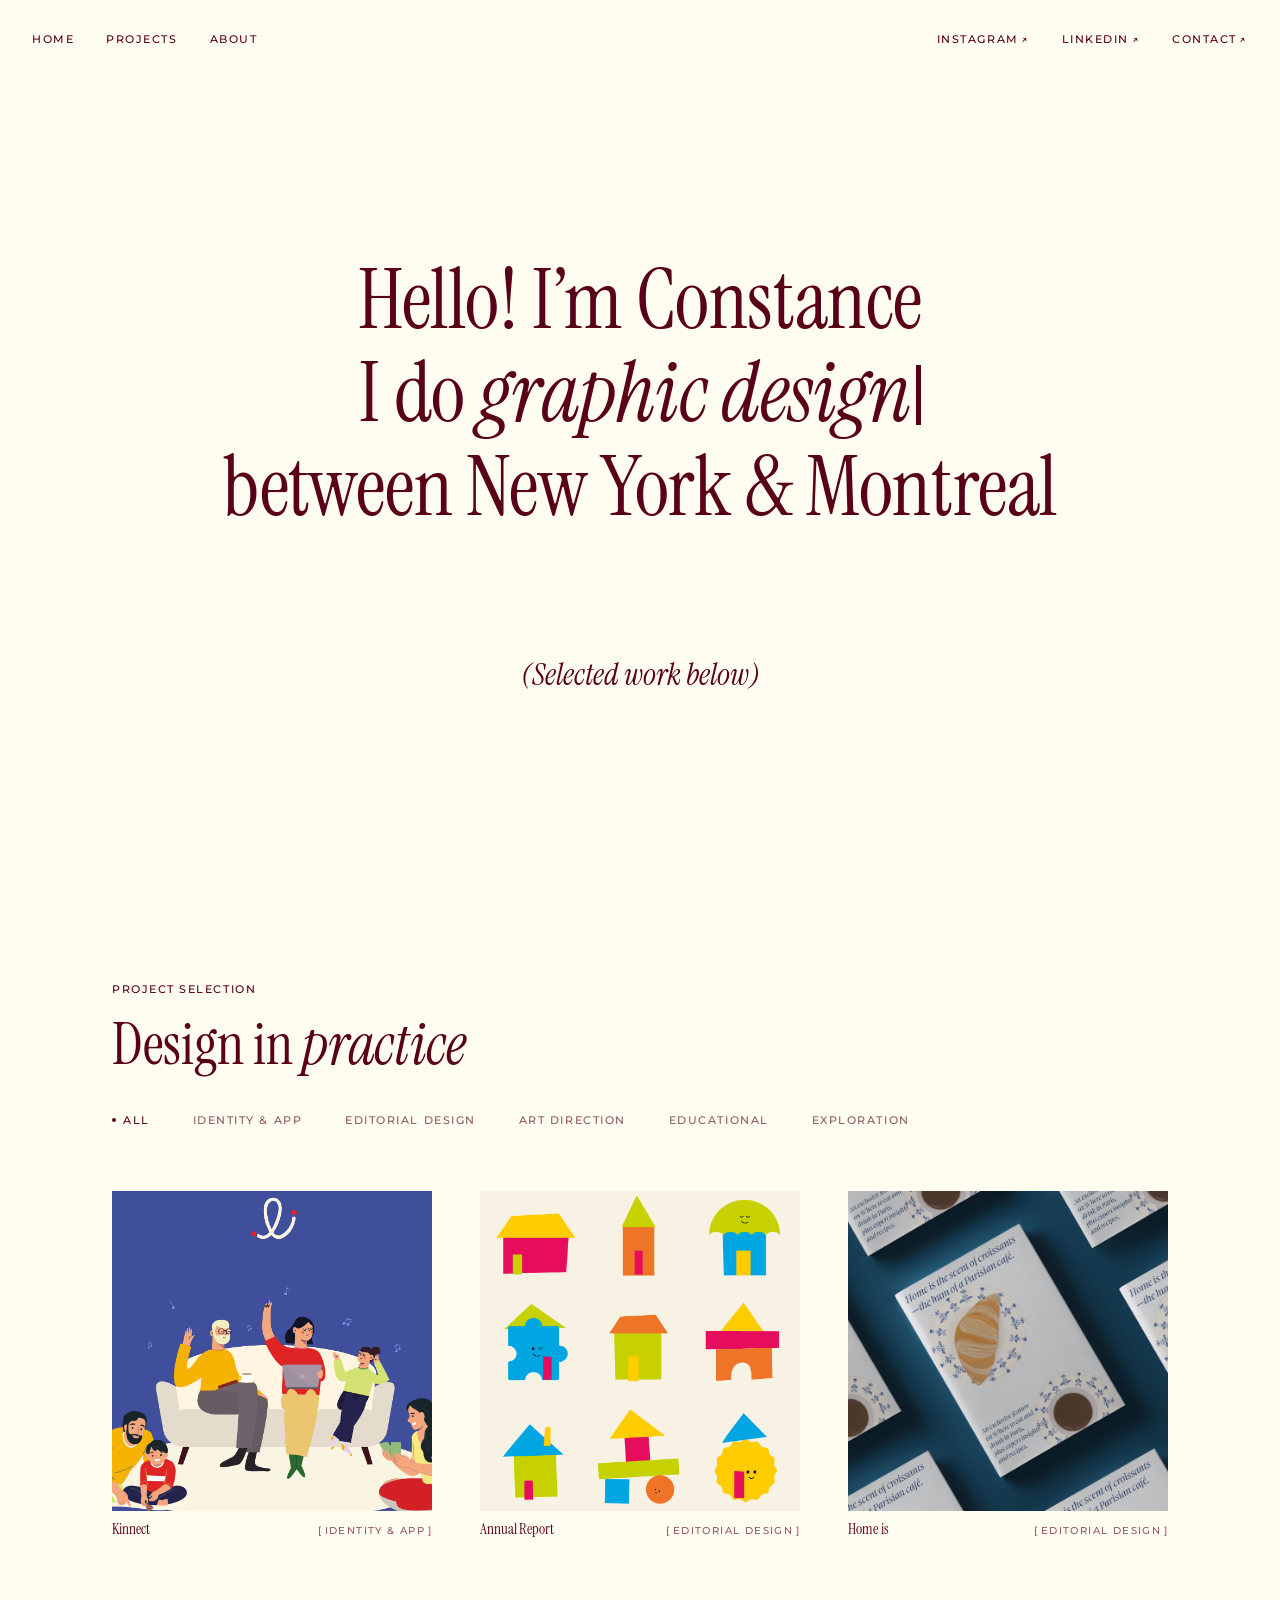
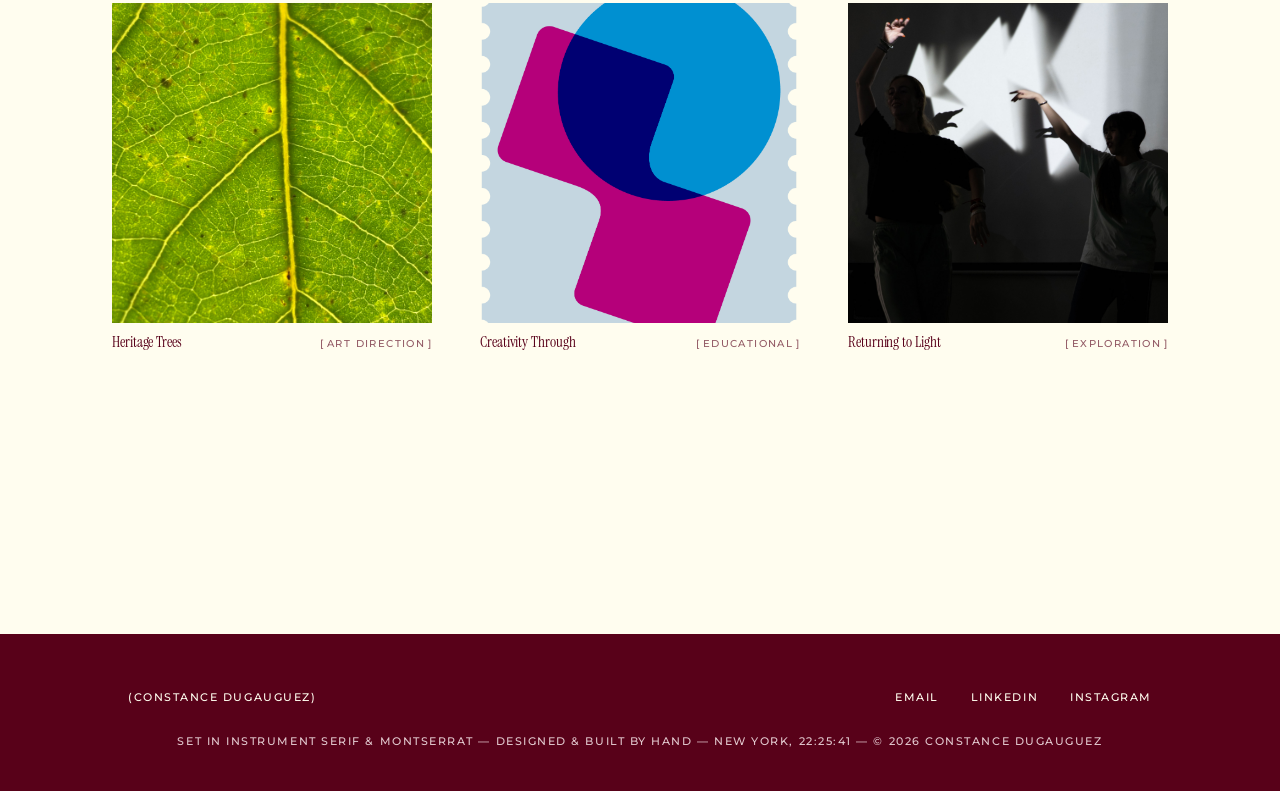
<file: index.html>
<!DOCTYPE html>
<html lang="en">
<head>
  <meta charset="UTF-8">
  <meta name="viewport" content="width=device-width, initial-scale=1.0">

  <title>Constance Dugauguez — Graphic Designer &amp; Art Director</title>
  <meta name="description" content="Constance Dugauguez, graphic designer and art director. Identities, editorial design and images composed like books — typography, white space, the almost-nothing.">

  <meta property="og:type" content="website">
  <meta property="og:title" content="Constance Dugauguez — Graphic Designer &amp; Art Director">
  <meta property="og:description" content="Identities, editorial design and images composed like books — typography, white space, the almost-nothing.">
  <meta property="og:image" content="https://picsum.photos/id/1027/1200/630?grayscale">

  <link rel="icon" type="image/svg+xml" href="data:image/svg+xml,%3Csvg%20xmlns%3D%27http%3A%2F%2Fwww.w3.org%2F2000%2Fsvg%27%20viewBox%3D%270%200%2064%2064%27%3E%3Crect%20width%3D%2764%27%20height%3D%2764%27%20fill%3D%27%23580119%27%2F%3E%3Ccircle%20cx%3D%2732%27%20cy%3D%2732%27%20r%3D%2715%27%20fill%3D%27%23FFFDEF%27%2F%3E%3C%2Fsvg%3E">

  <link rel="preconnect" href="https://fonts.googleapis.com">
  <link rel="preconnect" href="https://fonts.gstatic.com" crossorigin>
  <link rel="preload" as="style" href="https://fonts.googleapis.com/css2?family=Instrument+Serif:ital@0;1&family=Montserrat:wght@400;500&display=swap">
  <link rel="stylesheet" href="https://fonts.googleapis.com/css2?family=Instrument+Serif:ital@0;1&family=Montserrat:wght@400;500&display=swap">

  <link rel="stylesheet" href="styles.css?v=78">
  <script>document.documentElement.classList.add('js');</script>
</head>
<body>
  <a class="skip-link" href="#main">Skip to content</a>

  <!-- Pas de logo ici : on est déjà sur l’accueil, et le nom tient
       toute la place dans la phrase juste en dessous. -->
  <header class="site-head" id="top">
    <nav class="site-nav" aria-label="Main">
      <ul class="site-nav__group">
        <li><a class="link small-caps" href="#top" aria-current="page">Home</a></li>
        <li><a class="link small-caps" href="#travaux">Projects</a></li>
        <li><a class="link small-caps" href="about.html">About</a></li>
      </ul>

      <ul class="site-nav__group site-nav__group--end">
        <li><a class="link small-caps" href="https://www.instagram.com/virguledesign.studio/" rel="noopener">Instagram&thinsp;↗</a></li>
        <li><a class="link small-caps" href="https://www.linkedin.com/in/constance-dugauguez" rel="noopener">LinkedIn&thinsp;↗</a></li>
        <li><a class="link small-caps" href="mailto:constanced.design@gmail.com">Contact&thinsp;↗</a></li>
      </ul>
    </nav>
  </header>

  <main id="main">

    <!-- ═══ 1 · Hero — conversationnel et centré ═══ -->
    <section class="hero">
      <h1 class="hero__hello">
        <span class="line">
          <!-- Toute la ligne en romain : l’italique est gardée pour le
               métier, plus bas, où elle veut dire quelque chose. -->
          <span class="line-inner" style="--i:0">Hello! I&rsquo;m Constance</span>
        </span>
        <span class="line">
          <span class="line-inner" style="--i:1">I do <!--
       Des domaines plutôt que des titres : « I do branding » se dit,
       « I’m a branding » non. Au passage, plus d’article à accorder.
    --><span class="italic" data-typewriter
              data-words="graphic design|branding|art direction|editorial design|visual identity|image-making|the occasional poster|a bit of everything">graphic design</span> <br>between New York &amp; Montreal</span>
        </span>
      </h1>

      <!-- plus de data-reveal : le hero a son propre tempo au
           chargement, il n’attend pas l’observateur de défilement -->
      <a class="hero__sub paren-link" href="#travaux">
        <span class="paren">(</span>Selected work below<span class="paren">)</span>
      </a>

    </section>

    <!-- ═══ 2 · Travaux sélectionnés ═══ -->
    <section class="works" id="travaux" aria-labelledby="works-title">
      <header class="works__head" data-reveal style="--i:0">
        <p class="small-caps works__eyebrow">Project selection</p>
        <h2 class="works__title" id="works-title">Design in <span class="italic">practice</span></h2>
      </header>


      <!-- Barre de filtres. Pour ajouter une catégorie : un bouton de
           plus ici, et le même data-filter en data-category sur le
           <li> du projet. Le script fait le reste. -->
      <div class="works__filters" data-works-filters role="group" aria-label="Filter projects by category" data-reveal style="--i:1">
        <button class="works__filter small-caps" type="button" data-filter="all" aria-pressed="true"><span class="works__filter-dot" aria-hidden="true"></span>All</button>
        <button class="works__filter small-caps" type="button" data-filter="identity" aria-pressed="false"><span class="works__filter-dot" aria-hidden="true"></span>Identity &amp; App</button>
        <button class="works__filter small-caps" type="button" data-filter="editorial" aria-pressed="false"><span class="works__filter-dot" aria-hidden="true"></span>Editorial Design</button>
        <button class="works__filter small-caps" type="button" data-filter="art-direction" aria-pressed="false"><span class="works__filter-dot" aria-hidden="true"></span>Art Direction</button>
        <button class="works__filter small-caps" type="button" data-filter="educational" aria-pressed="false"><span class="works__filter-dot" aria-hidden="true"></span>Educational</button>
        <button class="works__filter small-caps" type="button" data-filter="exploration" aria-pressed="false"><span class="works__filter-dot" aria-hidden="true"></span>Exploration</button>
      </div>

      <ul class="works__grid">

        <li class="work" data-category="identity" data-reveal style="--i:0">
          <a class="work__link" href="projets/kinnect.html">
            <figure class="work__figure">
              <img src="images/Kinnect.png" alt="Kinnect — identity overview: logotype, application and card deck" loading="lazy" width="4500" height="5625">
            </figure>
            <div class="work__caption">
              <h3 class="work__name">Kinnect</h3>
              <p class="work__tag small-caps">[&thinsp;Identity &amp; App&thinsp;]</p>
            </div>
          </a>
        </li>

        <li class="work" data-category="editorial" data-reveal style="--i:1">
          <a class="work__link" href="projets/annual-report.html">
            <figure class="work__figure">
              <img src="images/MDF.png" alt="Annual Report — spread from the annual report" loading="lazy" width="1782" height="2217">
            </figure>
            <div class="work__caption">
              <h3 class="work__name">Annual Report</h3>
              <p class="work__tag small-caps">[&thinsp;Editorial Design&thinsp;]</p>
            </div>
          </a>
        </li>

        <li class="work" data-category="editorial" data-reveal style="--i:2">
          <a class="work__link" href="projets/home-is.html">
            <figure class="work__figure">
              <img src="images/Home-Cover.jpg" alt="Home is — printed copies of the magazine, illustrated croissant cover" loading="lazy" width="2400" height="2000">
            </figure>
            <div class="work__caption">
              <h3 class="work__name">Home is</h3>
              <p class="work__tag small-caps">[&thinsp;Editorial Design&thinsp;]</p>
            </div>
          </a>
        </li>

        <li class="work" data-category="art-direction" data-reveal style="--i:3">
          <a class="work__link" href="projets/heritage-trees.html">
            <figure class="work__figure">
              <img src="images/Tree.jpeg" alt="Heritage Trees — visual research on remarkable trees" loading="lazy" width="4032" height="3024">
            </figure>
            <div class="work__caption">
              <h3 class="work__name">Heritage Trees</h3>
              <p class="work__tag small-caps">[&thinsp;Art Direction&thinsp;]</p>
            </div>
          </a>
        </li>

        <li class="work" data-category="educational" data-reveal style="--i:4">
          <a class="work__link" href="projets/creativity-through.html">
            <figure class="work__figure">
              <img src="images/CT.png" alt="Creativity Through — printed teaching tool" loading="lazy" width="1029" height="1285">
            </figure>
            <div class="work__caption">
              <h3 class="work__name">Creativity Through</h3>
              <p class="work__tag small-caps">[&thinsp;Educational&thinsp;]</p>
            </div>
          </a>
        </li>

        <li class="work" data-category="exploration" data-reveal style="--i:5">
          <a class="work__link" href="projets/experimentation.html">
            <figure class="work__figure">
              <img src="images/RTL-final-1.jpg" alt="Returning to Light — two dancers in silhouette against shapes of light" loading="lazy" width="963" height="960">
            </figure>
            <div class="work__caption">
              <h3 class="work__name">Returning to Light</h3>
              <p class="work__tag small-caps">[&thinsp;Exploration&thinsp;]</p>
            </div>
          </a>
        </li>

        <!--
          TODO Constance : pour ajouter un projet, copie un <li> entier,
          change le href, l'image, le titre et l'étiquette, puis
          incrémente le --i. Inutile de choisir une place : la grille
          tourne sur quatre positions (grande gauche, carrée droite,
          petite carrée gauche, grande droite) et repart à la première.
          Le sixième projet se posera donc là où le deuxième se pose.
        -->

      </ul>

      <div class="works__more" data-reveal style="--i:6">
        <a class="paren-link" href="about.html"><span class="paren">(</span>About Constance<span class="paren">)</span></a>
      </div>
    </section>


  </main>

  <footer class="site-footer">
    <div class="site-footer__row">
      <p class="small-caps"><a class="link site-footer__home" href="index.html#top"><span class="paren">(</span>Constance Dugauguez<span class="paren">)</span></a></p>
      <nav aria-label="Footer">
        <ul class="site-footer__links">
          <li><a class="link small-caps" href="mailto:constanced.design@gmail.com">Email</a></li>
          <li><a class="link small-caps" href="https://www.linkedin.com/in/constance-dugauguez" rel="noopener">LinkedIn</a></li>
          <li><a class="link small-caps" href="https://www.instagram.com/virguledesign.studio/" rel="noopener">Instagram</a></li>
        </ul>
      </nav>
    </div>

    <p class="small-caps site-footer__colophon">Set in Instrument Serif &amp; Montserrat — designed &amp; built by hand — New York, <span data-clock>--:--:--</span> — © 2026 Constance Dugauguez</p>
  </footer>

  <script src="main.js?v=18" defer></script>
</body>
</html>
</file>
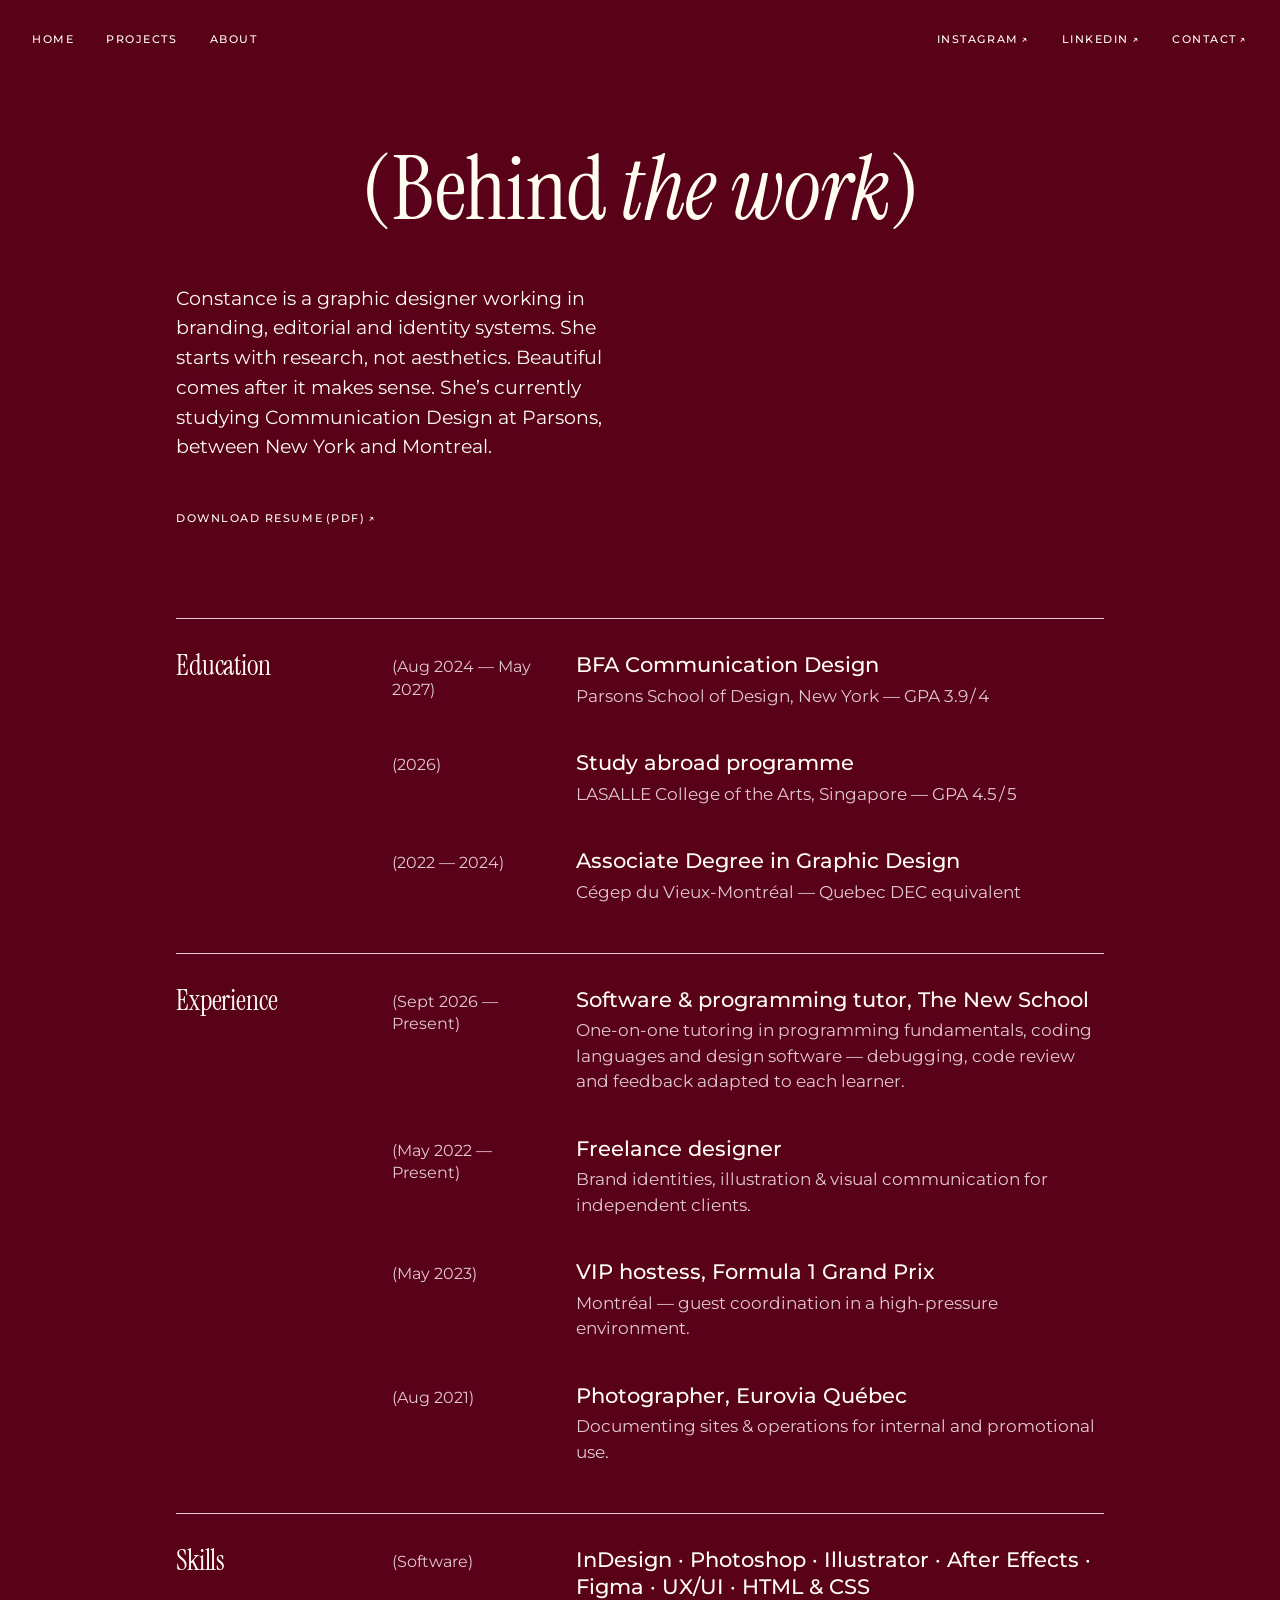
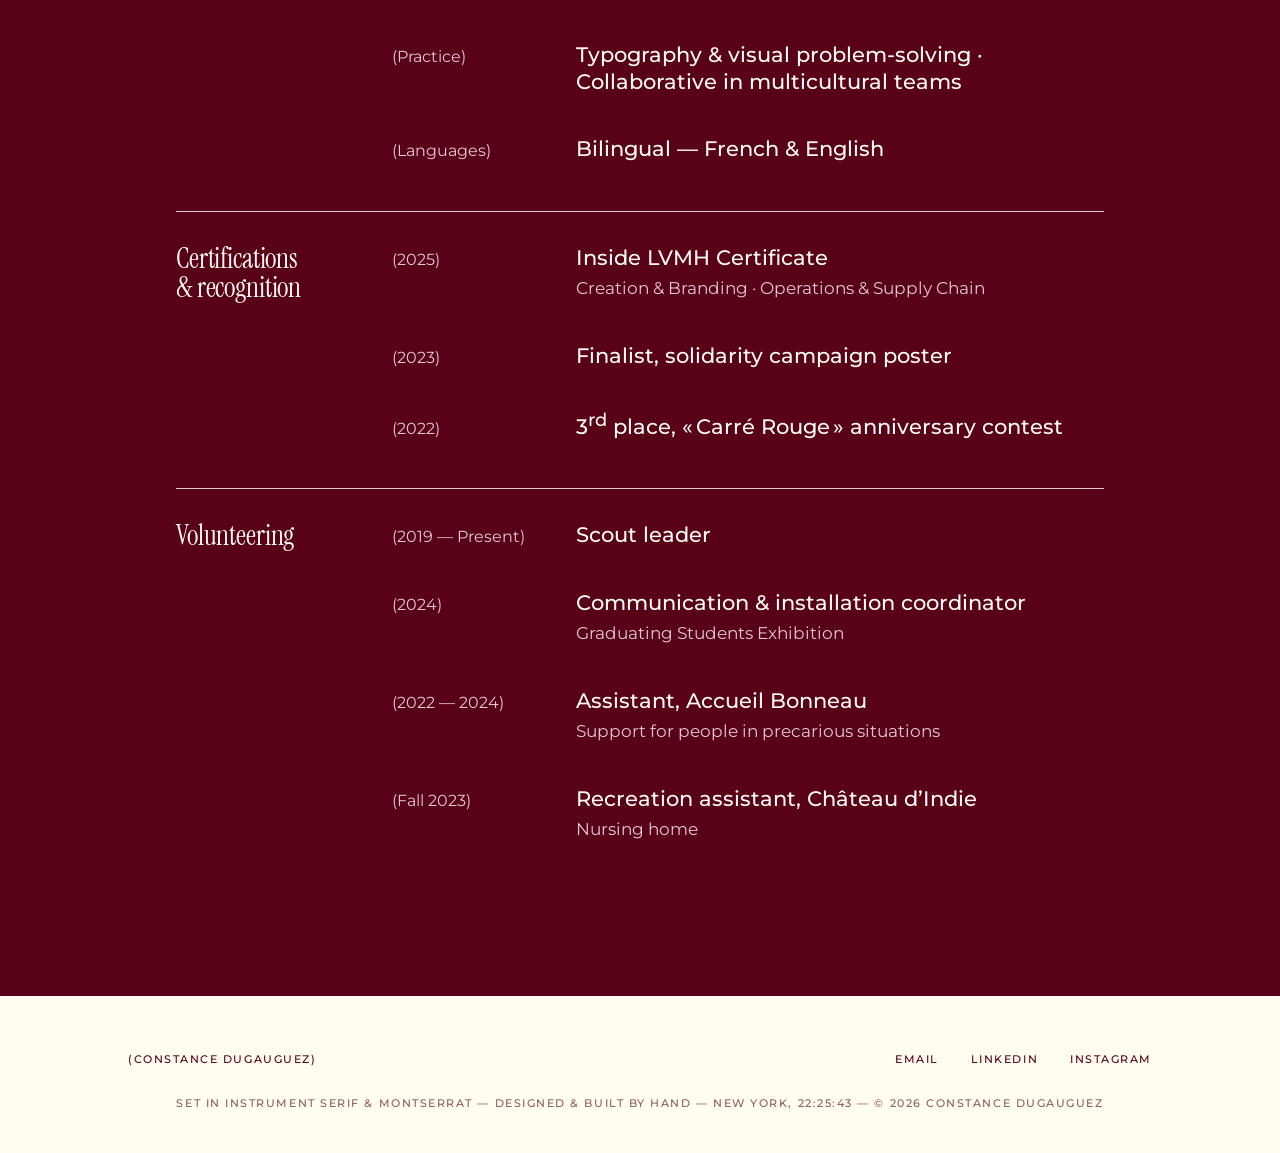
<file: about.html>
<!DOCTYPE html>
<html lang="en">
<head>
  <meta charset="UTF-8">
  <meta name="viewport" content="width=device-width, initial-scale=1.0">

  <title>About · Constance Dugauguez — graphic designer &amp; art director</title>
  <meta name="description" content="Constance Dugauguez — graphic designer working across branding, editorial and identity systems, between New York and Montreal. Education, experience and skills.">

  <meta property="og:type" content="profile">
  <meta property="og:title" content="About · Constance Dugauguez">
  <meta property="og:description" content="Graphic designer working across branding, editorial and identity systems, between New York and Montreal.">

  <link rel="icon" type="image/svg+xml" href="data:image/svg+xml,%3Csvg%20xmlns%3D%27http%3A%2F%2Fwww.w3.org%2F2000%2Fsvg%27%20viewBox%3D%270%200%2064%2064%27%3E%3Crect%20width%3D%2764%27%20height%3D%2764%27%20fill%3D%27%23580119%27%2F%3E%3Ccircle%20cx%3D%2732%27%20cy%3D%2732%27%20r%3D%2715%27%20fill%3D%27%23FFFDEF%27%2F%3E%3C%2Fsvg%3E">

  <link rel="preconnect" href="https://fonts.googleapis.com">
  <link rel="preconnect" href="https://fonts.gstatic.com" crossorigin>
  <link rel="preload" as="style" href="https://fonts.googleapis.com/css2?family=Instrument+Serif:ital@0;1&family=Montserrat:wght@400;500&display=swap">
  <link rel="stylesheet" href="https://fonts.googleapis.com/css2?family=Instrument+Serif:ital@0;1&family=Montserrat:wght@400;500&display=swap">

  <link rel="stylesheet" href="styles.css?v=78">
  <script>document.documentElement.classList.add('js');</script>
</head>
<body class="page-about">
  <a class="skip-link" href="#main">Skip to content</a>

  <header class="site-head" id="top">
    <nav class="site-nav" aria-label="Main">
      <ul class="site-nav__group">
        <li><a class="link small-caps" href="index.html">Home</a></li>
        <li><a class="link small-caps" href="index.html#travaux">Projects</a></li>
        <li><a class="link small-caps" href="about.html" aria-current="page">About</a></li>
      </ul>

      <ul class="site-nav__group site-nav__group--end">
        <li><a class="link small-caps" href="https://www.instagram.com/virguledesign.studio/" rel="noopener">Instagram&thinsp;↗</a></li>
        <li><a class="link small-caps" href="https://www.linkedin.com/in/constance-dugauguez" rel="noopener">LinkedIn&thinsp;↗</a></li>
        <li><a class="link small-caps" href="mailto:constanced.design@gmail.com">Contact&thinsp;↗</a></li>
      </ul>
    </nav>
  </header>

  <main id="main">

    <section class="about-hero">
      <h1 class="about-hero__title"><span class="paren">(</span>Behind <span class="italic">the work</span><span class="paren">)</span></h1>
    </section>

    <section class="about-intro">
      <!--
        TODO Constance : dépose ton portrait dans images/portrait.jpg et
        décommente la figure ci-dessous. C’est le même fichier que pour
        le point de la page d’accueil — une seule photo à fournir.

      <figure class="about-portrait">
        <img src="images/portrait.jpg" alt="Constance Dugauguez" width="800" height="1000">
      </figure>
      -->

      <div class="about-bio" data-reveal style="--i:0">
        <p>Constance is a graphic designer working in branding, editorial and identity systems. She starts with research, not aesthetics. Beautiful comes after it makes sense. She’s currently studying Communication Design at Parsons, between New York and Montreal.</p>
      </div>

      <a class="link small-caps about-bio__resume" href="assets/Dugauguez-Constance-resume.pdf" download>Download resume&thinsp;(PDF)&thinsp;↗</a>
    </section>

    <section class="cv" aria-label="Curriculum vitae">

      <div class="cv-group" data-reveal style="--i:1">
        <h2 class="cv-group__label">Education</h2>
        <ul>
          <li class="cv-item">
            <p class="cv-item__when"><span class="paren">(</span>Aug 2024 — May 2027<span class="paren">)</span></p>
            <div>
              <p class="cv-item__what">BFA Communication Design</p>
              <p class="cv-item__where">Parsons School of Design, New York — GPA 3.9&thinsp;/&thinsp;4</p>
            </div>
          </li>
          <li class="cv-item">
            <p class="cv-item__when"><span class="paren">(</span>2026<span class="paren">)</span></p>
            <div>
              <p class="cv-item__what">Study abroad programme</p>
              <p class="cv-item__where">LASALLE College of the Arts, Singapore — GPA 4.5&thinsp;/&thinsp;5</p>
            </div>
          </li>
          <li class="cv-item">
            <p class="cv-item__when"><span class="paren">(</span>2022 — 2024<span class="paren">)</span></p>
            <div>
              <p class="cv-item__what">Associate Degree in Graphic Design</p>
              <p class="cv-item__where">Cégep du Vieux-Montréal — Quebec DEC equivalent</p>
            </div>
          </li>
        </ul>
      </div>

      <div class="cv-group" data-reveal style="--i:2">
        <h2 class="cv-group__label">Experience</h2>
        <ul>
          <li class="cv-item">
            <p class="cv-item__when"><span class="paren">(</span>Sept 2026 — Present<span class="paren">)</span></p>
            <div>
              <p class="cv-item__what">Software &amp; programming tutor, The New School</p>
              <p class="cv-item__where">One-on-one tutoring in programming fundamentals, coding languages and design software — debugging, code review and feedback adapted to each learner.</p>
            </div>
          </li>
          <li class="cv-item">
            <p class="cv-item__when"><span class="paren">(</span>May 2022 — Present<span class="paren">)</span></p>
            <div>
              <p class="cv-item__what">Freelance designer</p>
              <p class="cv-item__where">Brand identities, illustration &amp; visual communication for independent clients.</p>
            </div>
          </li>
          <li class="cv-item">
            <p class="cv-item__when"><span class="paren">(</span>May 2023<span class="paren">)</span></p>
            <div>
              <p class="cv-item__what">VIP hostess, Formula 1 Grand Prix</p>
              <p class="cv-item__where">Montréal — guest coordination in a high-pressure environment.</p>
            </div>
          </li>
          <li class="cv-item">
            <p class="cv-item__when"><span class="paren">(</span>Aug 2021<span class="paren">)</span></p>
            <div>
              <p class="cv-item__what">Photographer, Eurovia Québec</p>
              <p class="cv-item__where">Documenting sites &amp; operations for internal and promotional use.</p>
            </div>
          </li>
        </ul>
      </div>

      <div class="cv-group" data-reveal style="--i:3">
        <h2 class="cv-group__label">Skills</h2>
        <ul>
          <li class="cv-item">
            <p class="cv-item__when"><span class="paren">(</span>Software<span class="paren">)</span></p>
            <div>
              <p class="cv-item__what">InDesign · Photoshop · Illustrator · After Effects · Figma · UX/UI · HTML &amp; CSS</p>
            </div>
          </li>
          <li class="cv-item">
            <p class="cv-item__when"><span class="paren">(</span>Practice<span class="paren">)</span></p>
            <div>
              <p class="cv-item__what">Typography &amp; visual problem-solving · Collaborative in multicultural teams</p>
            </div>
          </li>
          <li class="cv-item">
            <p class="cv-item__when"><span class="paren">(</span>Languages<span class="paren">)</span></p>
            <div>
              <p class="cv-item__what">Bilingual — French &amp; English</p>
            </div>
          </li>
        </ul>
      </div>

      <div class="cv-group" data-reveal style="--i:4">
        <h2 class="cv-group__label">Certifications &amp; recognition</h2>
        <ul>
          <li class="cv-item">
            <p class="cv-item__when"><span class="paren">(</span>2025<span class="paren">)</span></p>
            <div>
              <p class="cv-item__what">Inside LVMH Certificate</p>
              <p class="cv-item__where">Creation &amp; Branding · Operations &amp; Supply Chain</p>
            </div>
          </li>
          <li class="cv-item">
            <p class="cv-item__when"><span class="paren">(</span>2023<span class="paren">)</span></p>
            <div>
              <p class="cv-item__what">Finalist, solidarity campaign poster</p>
            </div>
          </li>
          <li class="cv-item">
            <p class="cv-item__when"><span class="paren">(</span>2022<span class="paren">)</span></p>
            <div>
              <p class="cv-item__what">3<sup>rd</sup> place, «&thinsp;Carré Rouge&thinsp;» anniversary contest</p>
            </div>
          </li>
        </ul>
      </div>

      <div class="cv-group" data-reveal style="--i:5">
        <h2 class="cv-group__label">Volunteering</h2>
        <ul>
          <li class="cv-item">
            <p class="cv-item__when"><span class="paren">(</span>2019 — Present<span class="paren">)</span></p>
            <div>
              <p class="cv-item__what">Scout leader</p>
            </div>
          </li>
          <li class="cv-item">
            <p class="cv-item__when"><span class="paren">(</span>2024<span class="paren">)</span></p>
            <div>
              <p class="cv-item__what">Communication &amp; installation coordinator</p>
              <p class="cv-item__where">Graduating Students Exhibition</p>
            </div>
          </li>
          <li class="cv-item">
            <p class="cv-item__when"><span class="paren">(</span>2022 — 2024<span class="paren">)</span></p>
            <div>
              <p class="cv-item__what">Assistant, Accueil Bonneau</p>
              <p class="cv-item__where">Support for people in precarious situations</p>
            </div>
          </li>
          <li class="cv-item">
            <p class="cv-item__when"><span class="paren">(</span>Fall 2023<span class="paren">)</span></p>
            <div>
              <p class="cv-item__what">Recreation assistant, Château d&rsquo;Indie</p>
              <p class="cv-item__where">Nursing home</p>
            </div>
          </li>
        </ul>
      </div>

    </section>

  </main>

  <footer class="site-footer">
    <div class="site-footer__row">
      <p class="small-caps"><a class="link site-footer__home" href="index.html#top"><span class="paren">(</span>Constance Dugauguez<span class="paren">)</span></a></p>
      <nav aria-label="Footer">
        <ul class="site-footer__links">
          <li><a class="link small-caps" href="mailto:constanced.design@gmail.com">Email</a></li>
          <li><a class="link small-caps" href="https://www.linkedin.com/in/constance-dugauguez" rel="noopener">LinkedIn</a></li>
          <li><a class="link small-caps" href="https://www.instagram.com/virguledesign.studio/" rel="noopener">Instagram</a></li>
        </ul>
      </nav>
    </div>

    <p class="small-caps site-footer__colophon">Set in Instrument Serif &amp; Montserrat — designed &amp; built by hand — New York, <span data-clock>--:--:--</span> — © 2026 Constance Dugauguez</p>
  </footer>

  <script src="main.js?v=16" defer></script>
</body>
</html>
</file>
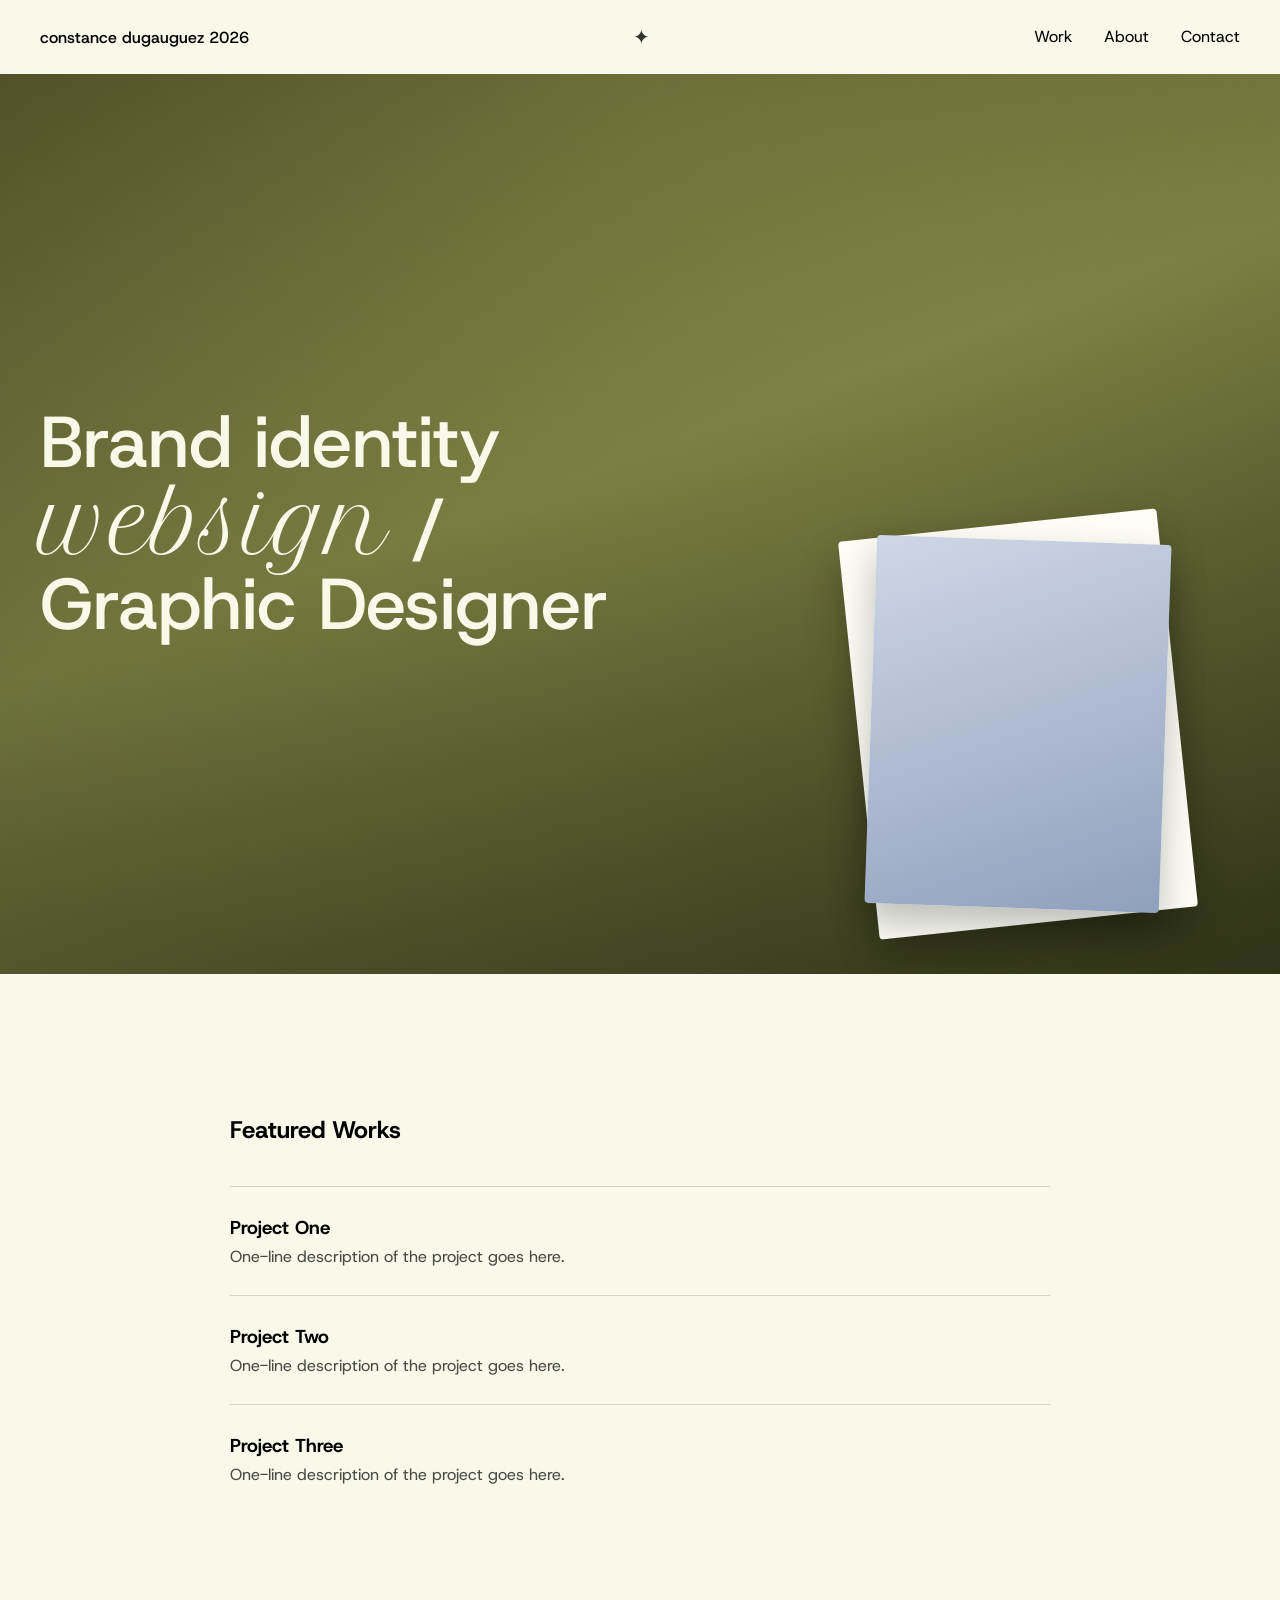
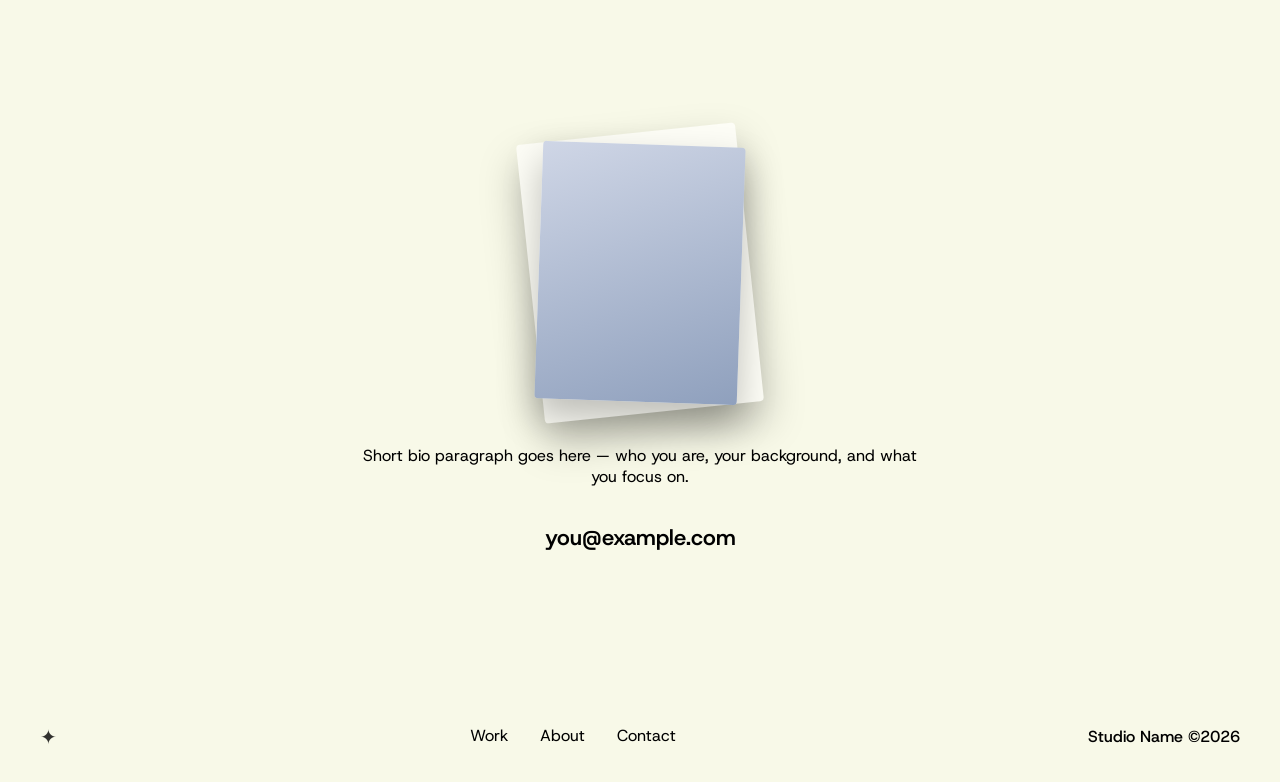
<file: reference.html>
<!DOCTYPE html>
<!--
  REFERENCE / LEARNING FILE — not part of the live site.

  This recreates the layout + animations of https://yasdesignstudio.framer.website
  from scratch (that site is built with Framer, which ships a compiled/minified
  React bundle — there's no readable source to copy). Text and images below are
  placeholders: swap them for your own content, then move whichever section you
  like into index.html / assets/css/style.css / assets/js/main.js.

  Sections mirror what the reference site has:
    1. Fixed header with center emblem + nav
    2. Hero: big serif/script heading + framed photo
    3. "Featured works" list that fades in as you scroll
    4. About block with a rotated photo + bio
    5. Footer repeating the nav
-->
<html lang="en">
<head>
  <meta charset="UTF-8" />
  <meta name="viewport" content="width=device-width, initial-scale=1.0" />
  <title>Reference demo — layout &amp; animations</title>

  <!-- Same two Google Fonts the reference site uses: a grotesk sans + a script italic -->
  <link rel="preconnect" href="https://fonts.googleapis.com">
  <link href="https://fonts.googleapis.com/css2?family=Host+Grotesk:wght@400;500;600&family=Petit+Formal+Script&display=swap" rel="stylesheet">

  <link rel="stylesheet" href="assets/css/reference.css" />
</head>
<body>

  <!-- ============ 1. HEADER ============ -->
  <header class="ref-header">
    <span class="ref-logo">constance dugauguez 2026</span>

    <span class="ref-emblem" aria-hidden="true">✦</span>

    <nav class="ref-nav">
      <a href="#work">Work</a>
      <a href="#about">About</a>
      <a href="#contact">Contact</a>
    </nav>

    <button class="ref-burger" aria-label="Open menu">
      <span></span><span></span><span></span>
    </button>
  </header>

  <!-- ============ 2. HERO ============ -->
  <section class="ref-hero">
    <div class="ref-hero-bg"></div>

    <h1 class="ref-hero-title reveal">
      Brand identity<br />
      <em>websign</em> /<br />
      Graphic Designer
    </h1>

    <!-- Overlapping "framed photo" effect: a rotated back card + a straight front photo -->
    <div class="ref-photo-frame reveal" style="--delay:.15s">
      <div class="ref-photo-frame__back"></div>
      <div class="ref-photo-frame__front"></div>
    </div>
  </section>

  <!-- ============ 3. FEATURED WORKS (scroll reveal list) ============ -->
  <section id="work" class="ref-work">
    <h2 class="reveal">Featured Works</h2>

    <ul class="ref-work-list">
      <li class="reveal">
        <h3>Project One</h3>
        <p>One-line description of the project goes here.</p>
      </li>
      <li class="reveal">
        <h3>Project Two</h3>
        <p>One-line description of the project goes here.</p>
      </li>
      <li class="reveal">
        <h3>Project Three</h3>
        <p>One-line description of the project goes here.</p>
      </li>
    </ul>
  </section>

  <!-- ============ 4. ABOUT ============ -->
  <section id="about" class="ref-about">
    <div class="ref-photo-frame ref-photo-frame--small reveal">
      <div class="ref-photo-frame__back"></div>
      <div class="ref-photo-frame__front"></div>
    </div>

    <p class="reveal">
      Short bio paragraph goes here — who you are, your background,
      and what you focus on.
    </p>

    <a id="contact" class="ref-email reveal" href="mailto:you@example.com">you@example.com</a>
  </section>

  <!-- ============ 5. FOOTER ============ -->
  <footer class="ref-footer">
    <span class="ref-emblem" aria-hidden="true">✦</span>
    <nav class="ref-nav">
      <a href="#work">Work</a>
      <a href="#about">About</a>
      <a href="#contact">Contact</a>
    </nav>
    <span class="ref-logo">Studio Name ©2026</span>
  </footer>

  <script src="assets/js/reference.js"></script>
</body>
</html>
</file>
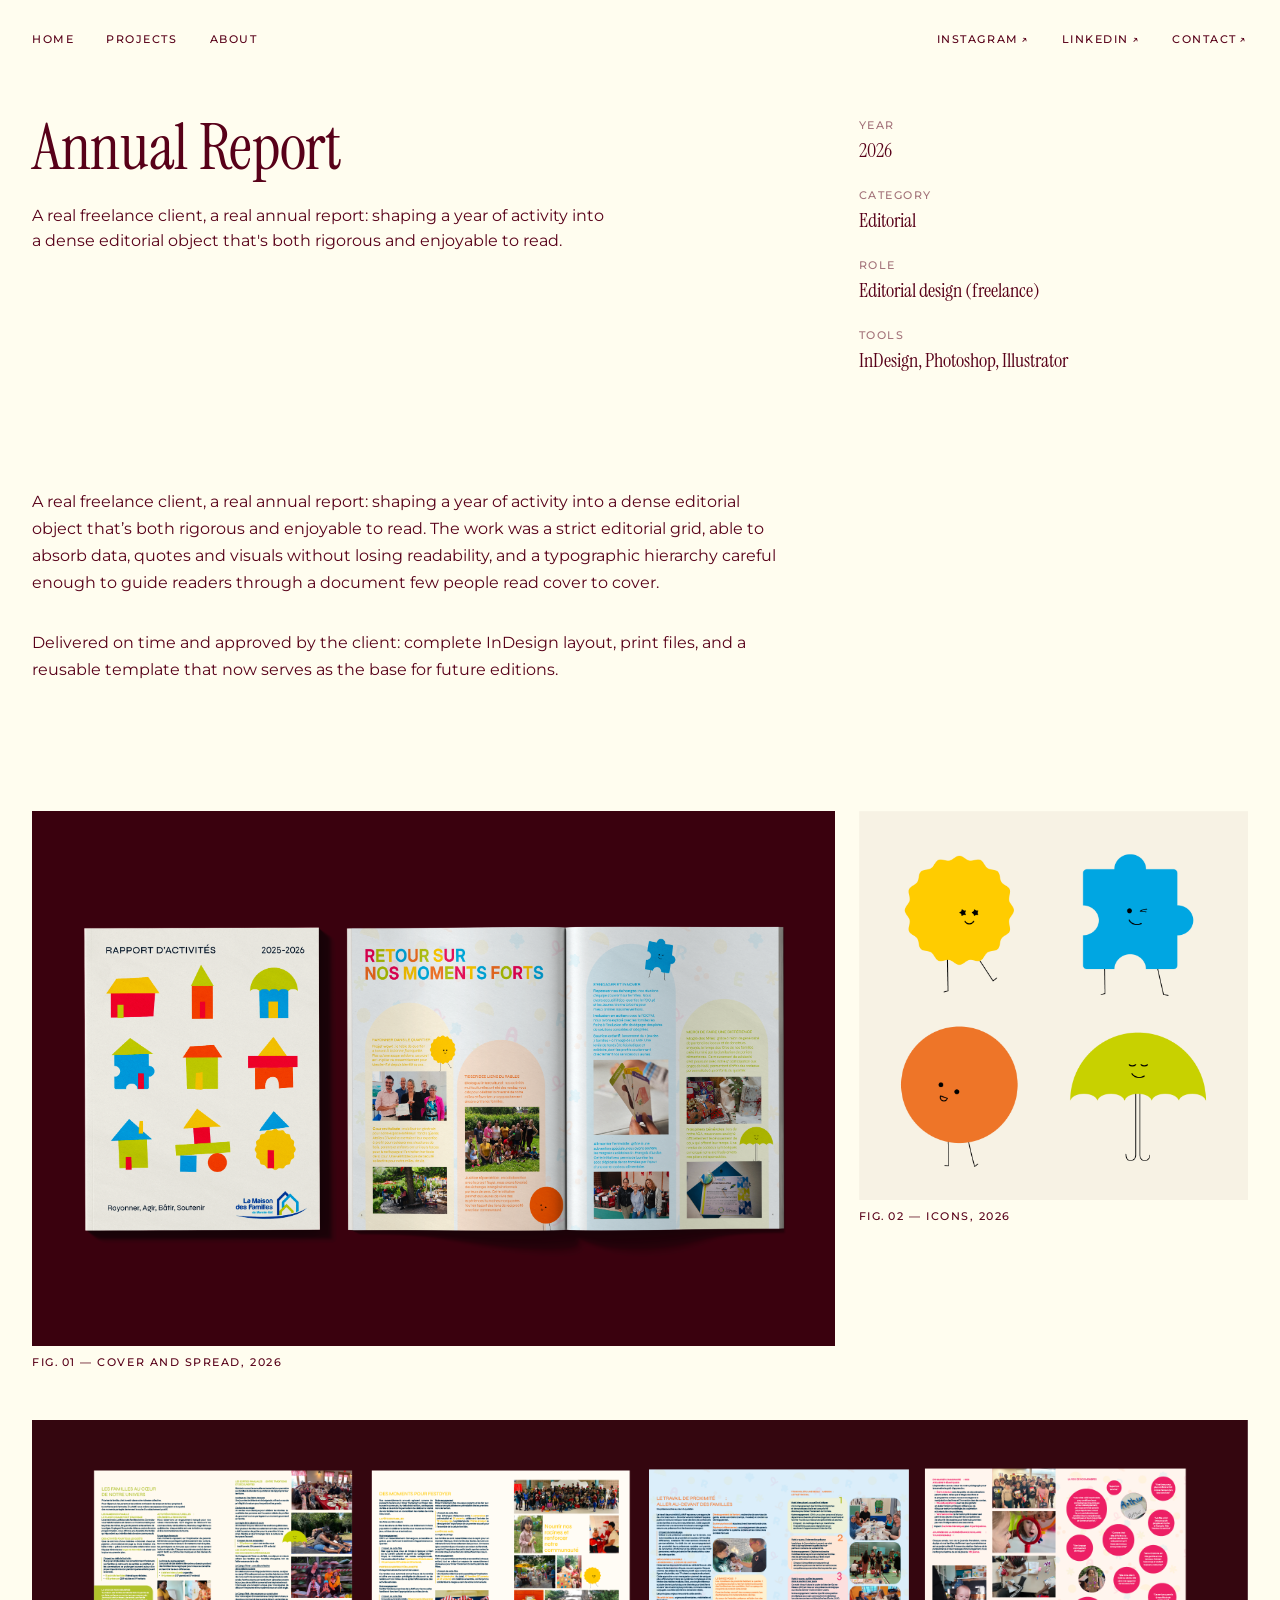
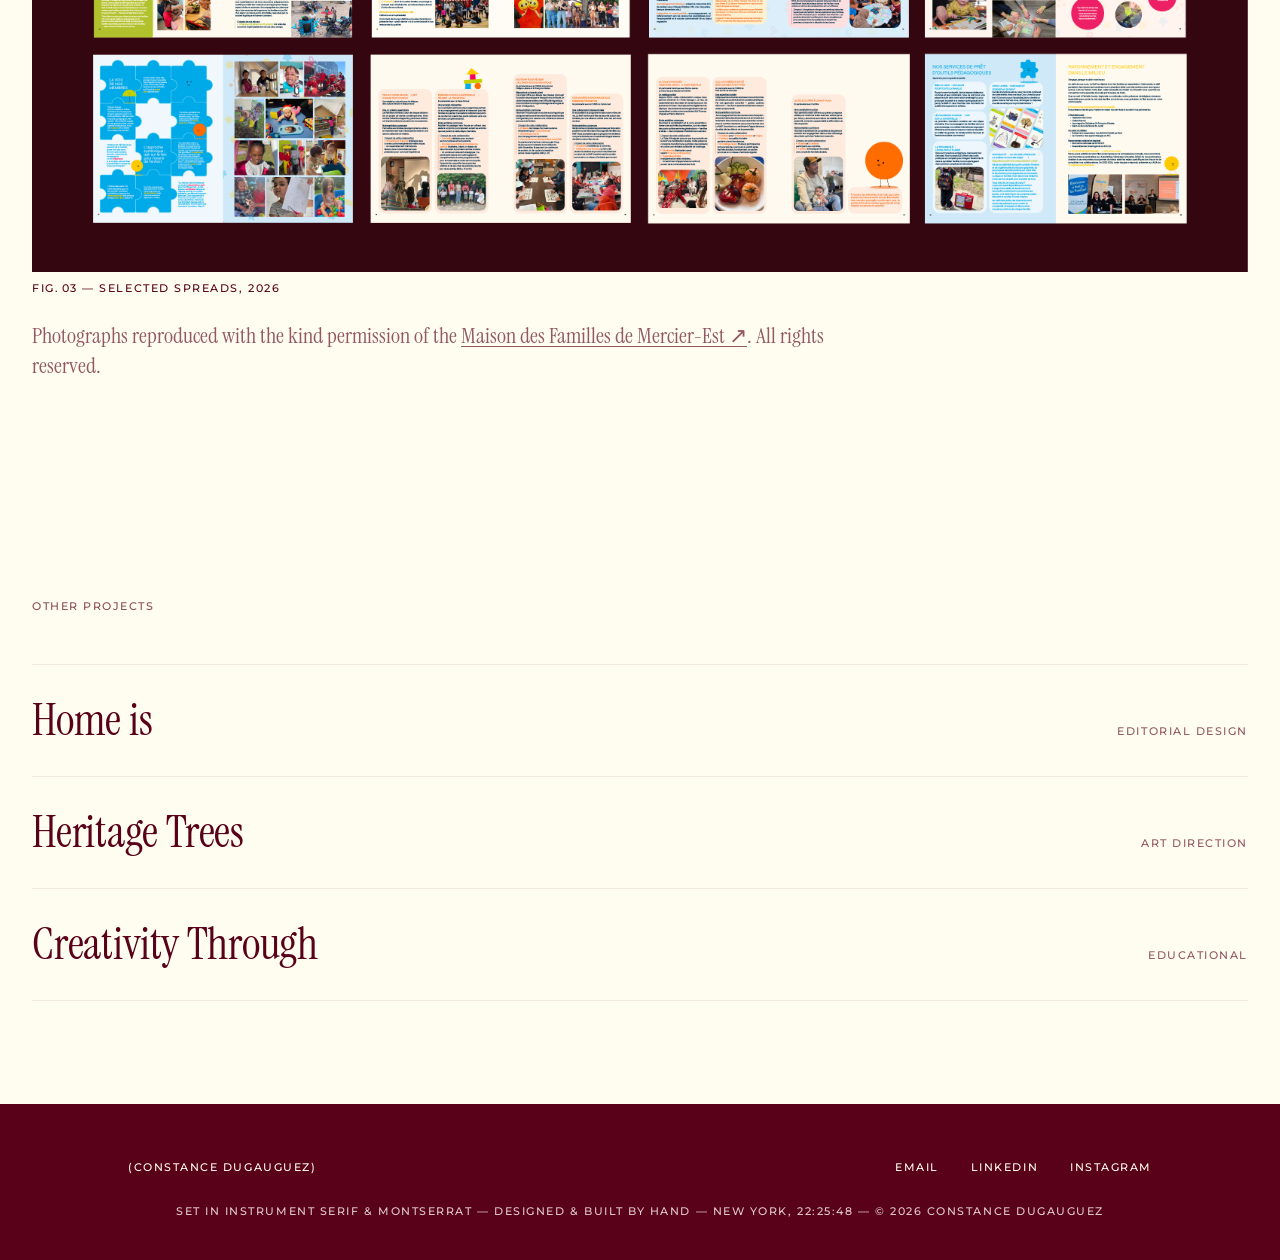
<file: projets/annual-report.html>
<!DOCTYPE html>
<html lang="en">
<head>
  <meta charset="UTF-8">
  <meta name="viewport" content="width=device-width, initial-scale=1.0">

  <title>Annual Report · Constance Dugauguez — editorial design</title>
  <meta name="description" content="Annual Report: a freelance editorial project, shaping a year of activity into a dense, rigorous, enjoyable document.">

  <meta property="og:type" content="article">
  <meta property="og:title" content="Annual Report · Constance Dugauguez — editorial design">
  <meta property="og:description" content="A freelance editorial project, shaping a year of activity into a dense, rigorous, enjoyable document.">
  <meta property="og:image" content="https://picsum.photos/id/24/1200/630">

  <link rel="icon" type="image/svg+xml" href="data:image/svg+xml,%3Csvg%20xmlns%3D%27http%3A%2F%2Fwww.w3.org%2F2000%2Fsvg%27%20viewBox%3D%270%200%2064%2064%27%3E%3Crect%20width%3D%2764%27%20height%3D%2764%27%20fill%3D%27%23580119%27%2F%3E%3Ccircle%20cx%3D%2732%27%20cy%3D%2732%27%20r%3D%2715%27%20fill%3D%27%23FFFDEF%27%2F%3E%3C%2Fsvg%3E">

  <link rel="preconnect" href="https://fonts.googleapis.com">
  <link rel="preconnect" href="https://fonts.gstatic.com" crossorigin>
  <link rel="preload" as="style" href="https://fonts.googleapis.com/css2?family=Instrument+Serif:ital@0;1&family=Montserrat:wght@400;500&display=swap">
  <link rel="stylesheet" href="https://fonts.googleapis.com/css2?family=Instrument+Serif:ital@0;1&family=Montserrat:wght@400;500&display=swap">

  <link rel="stylesheet" href="../styles.css?v=78">
  <script>document.documentElement.classList.add('js');</script>
</head>
<body>
  <a class="skip-link" href="#main">Skip to content</a>

  <!-- Navigation centrée, logo au milieu — même principe que l'accueil -->
  <header class="site-head" id="top">
    <nav class="site-nav" aria-label="Main">
      <ul class="site-nav__group">
        <li><a class="link small-caps" href="../index.html">Home</a></li>
        <li><a class="link small-caps" href="../index.html#travaux">Projects</a></li>
        <li><a class="link small-caps" href="../about.html">About</a></li>
      </ul>

      <ul class="site-nav__group site-nav__group--end">
        <li><a class="link small-caps" href="https://www.instagram.com/virguledesign.studio/" rel="noopener">Instagram&thinsp;↗</a></li>
        <li><a class="link small-caps" href="https://www.linkedin.com/in/constance-dugauguez" rel="noopener">LinkedIn&thinsp;↗</a></li>
        <li><a class="link small-caps" href="mailto:constanced.design@gmail.com">Contact&thinsp;↗</a></li>
      </ul>
    </nav>
  </header>

  <main id="main">

    <!-- ═══ Hero ═══ -->
    <section class="project-hero project-grid">

      <div class="project-hero__lead span-1-7">
        <h1 class="project-hero__title">Annual Report</h1>
        <p class="project-hero__intro">A real freelance client, a real annual report: shaping a year of activity into a dense editorial object that's both rigorous and enjoyable to read.</p>
      </div>

      <div class="project-hero__meta span-9-12">
        <div class="meta-item">
          <p class="small-caps meta-item__label">Year</p>
          <p class="meta-item__value">2026</p>
        </div>
        <div class="meta-item">
          <p class="small-caps meta-item__label">Category</p>
          <p class="meta-item__value">Editorial</p>
        </div>
        <div class="meta-item">
          <p class="small-caps meta-item__label">Role</p>
          <p class="meta-item__value">Editorial design (freelance)</p>
        </div>
        <div class="meta-item">
          <p class="small-caps meta-item__label">Tools</p>
          <p class="meta-item__value">InDesign, Photoshop, Illustrator</p>
        </div>
      </div>

    </section>

    <!-- ═══ Le projet, d'un seul tenant ═══ -->
    <!-- Un bloc, pas de titre : pour en ajouter, écris simplement un
         <p> de plus ici. -->
    <section class="project-section" id="about">
      <div class="project-grid">
        <div class="project-section__text span-1-8">
          <p>A real freelance client, a real annual report: shaping a year of activity into a dense editorial object that’s both rigorous and enjoyable to read. The work was a strict editorial grid, able to absorb data, quotes and visuals without losing readability, and a typographic hierarchy careful enough to guide readers through a document few people read cover to cover.</p>
          <p>Delivered on time and approved by the client: complete InDesign layout, print files, and a reusable template that now serves as the base for future editions.</p>
        </div>
      </div>
    </section>

    <!-- ═══ Planche d'images ═══ -->
    <!-- Pour ajouter un visuel : copie une <figure> et donne-lui une
         classe span-*. Deux visuels dont les colonnes ne se
         chevauchent pas se rangent d'eux-mêmes sur la même ligne. -->
    <section class="project-section project-plates" aria-label="Project images">
      <div class="project-grid">
        <figure class="media span-1-8">
          <img src="../images/MDF1.png" alt="Spread from the annual report" loading="lazy" width="5000" height="3335">
          <figcaption class="small-caps">Fig.&hairsp;01 — Cover and spread, 2026</figcaption>
        </figure>

        <figure class="media span-9-12">
          <img src="../images/MDF3.png" alt="Data pages from the annual report" loading="lazy" width="900" height="1125">
          <figcaption class="small-caps">Fig.&hairsp;02 — Icons, 2026</figcaption>
        </figure>

        <figure class="media span-1-12">
          <img src="../images/MDF4.png" alt="Eight spreads from the annual report laid out in two rows: family activities, events, outreach work, member testimonials and lending services" loading="lazy" width="3228" height="1200">
          <figcaption class="small-caps">Fig.&hairsp;03 — Selected spreads, 2026</figcaption>
        </figure>

        <p class="project-credit span-1-8">Photographs reproduced with the kind permission of the <a href="https://maisondesfamilles.ca" rel="noopener">Maison des Familles de Mercier-Est&thinsp;↗</a>. All rights reserved.</p>
      </div>
    </section>

  </main>

  <nav class="project-nav" aria-label="Other projects">
    <div class="project-nav__inner">
      <p class="small-caps project-nav__head">Other projects</p>

      <ul class="project-nav__list">
        <li>
          <a class="project-nav__item" href="home-is.html">
            <span class="project-nav__name">Home is</span>
            <span class="small-caps project-nav__label">Editorial Design</span>
          </a>
        </li>

        <li>
          <a class="project-nav__item" href="heritage-trees.html">
            <span class="project-nav__name">Heritage Trees</span>
            <span class="small-caps project-nav__label">Art Direction</span>
          </a>
        </li>

        <li>
          <a class="project-nav__item" href="creativity-through.html">
            <span class="project-nav__name">Creativity Through</span>
            <span class="small-caps project-nav__label">Educational</span>
          </a>
        </li>
      </ul>
    </div>
  </nav>

  <footer class="site-footer">
    <div class="site-footer__row">
      <p class="small-caps"><a class="link site-footer__home" href="../index.html#top"><span class="paren">(</span>Constance Dugauguez<span class="paren">)</span></a></p>
      <nav aria-label="Footer">
        <ul class="site-footer__links">
          <li><a class="link small-caps" href="mailto:constanced.design@gmail.com">Email</a></li>
          <li><a class="link small-caps" href="https://www.linkedin.com/in/constance-dugauguez" rel="noopener">LinkedIn</a></li>
          <li><a class="link small-caps" href="https://www.instagram.com/virguledesign.studio/" rel="noopener">Instagram</a></li>
        </ul>
      </nav>
    </div>

    <p class="small-caps site-footer__colophon">Set in Instrument Serif &amp; Montserrat — designed &amp; built by hand — New York, <span data-clock>--:--:--</span> — © 2026 Constance Dugauguez</p>
  </footer>

  <script src="../main.js?v=18" defer></script>
</body>
</html>
</file>
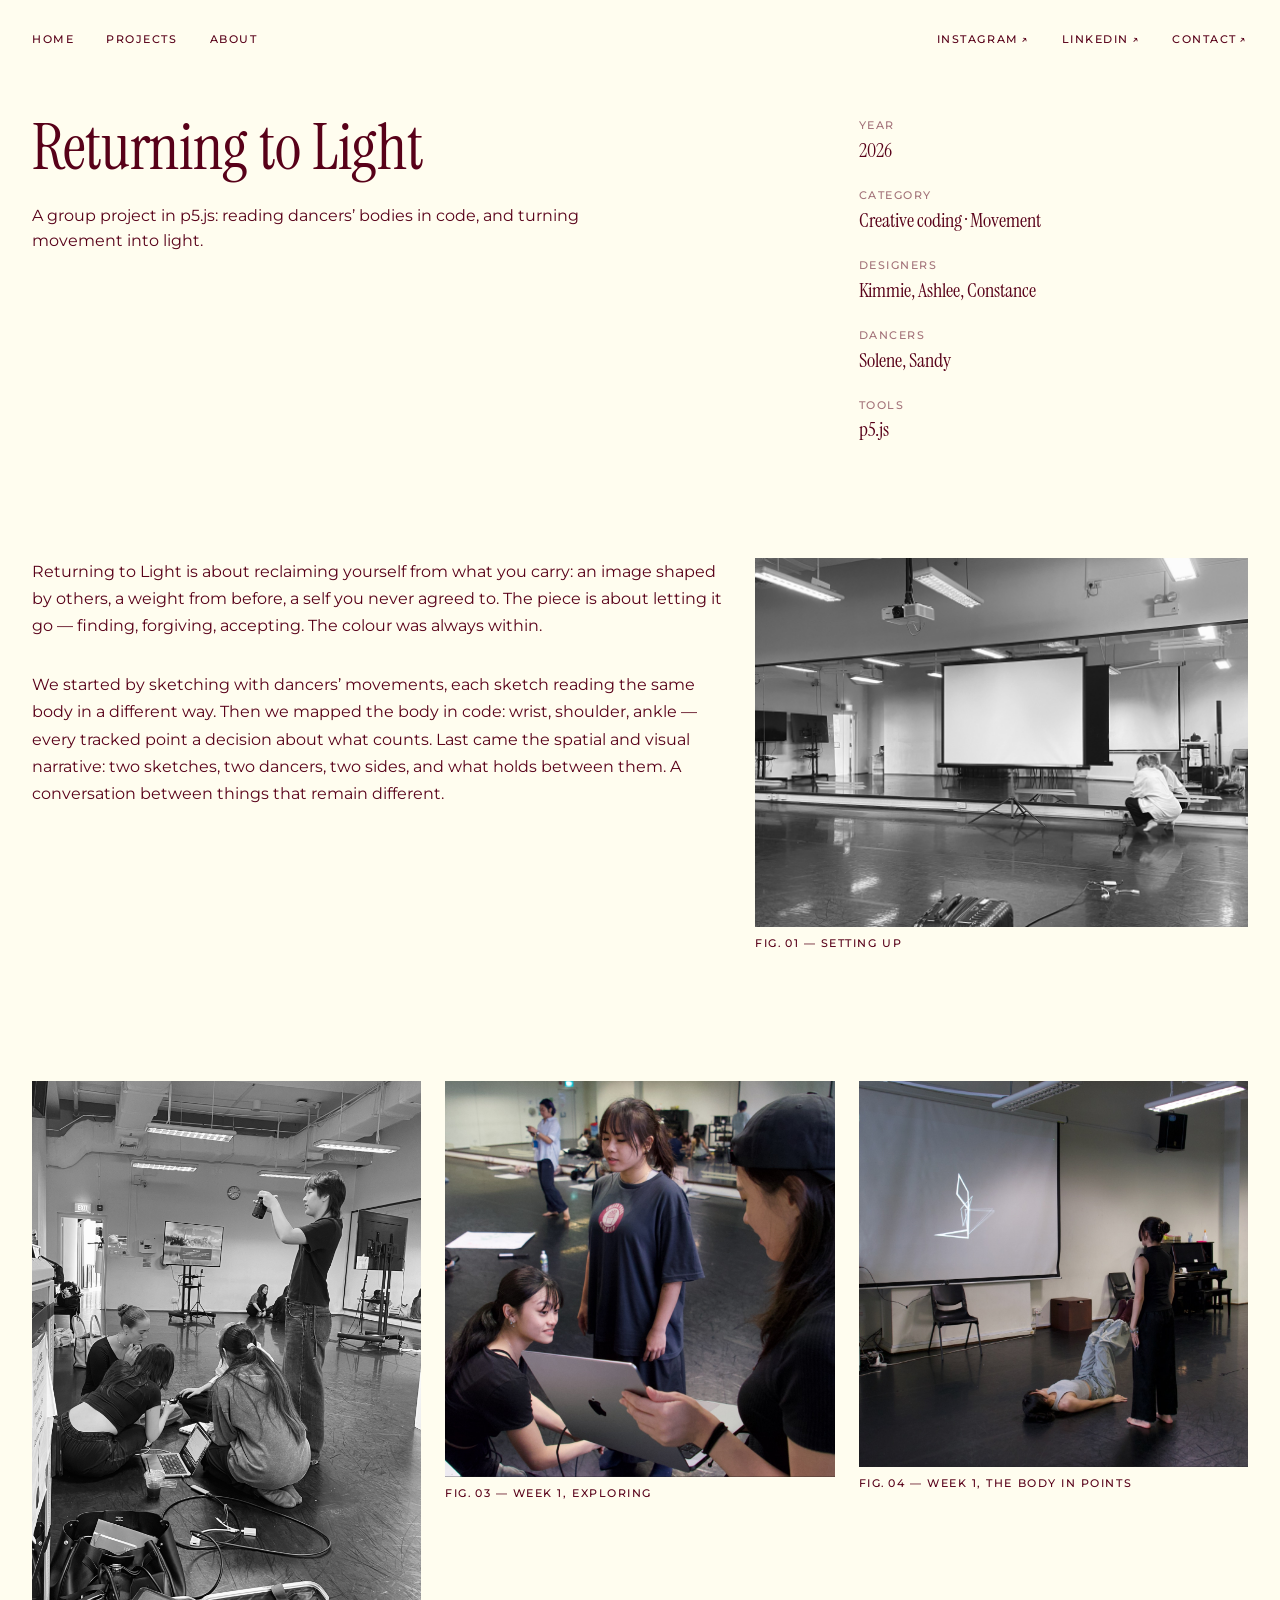
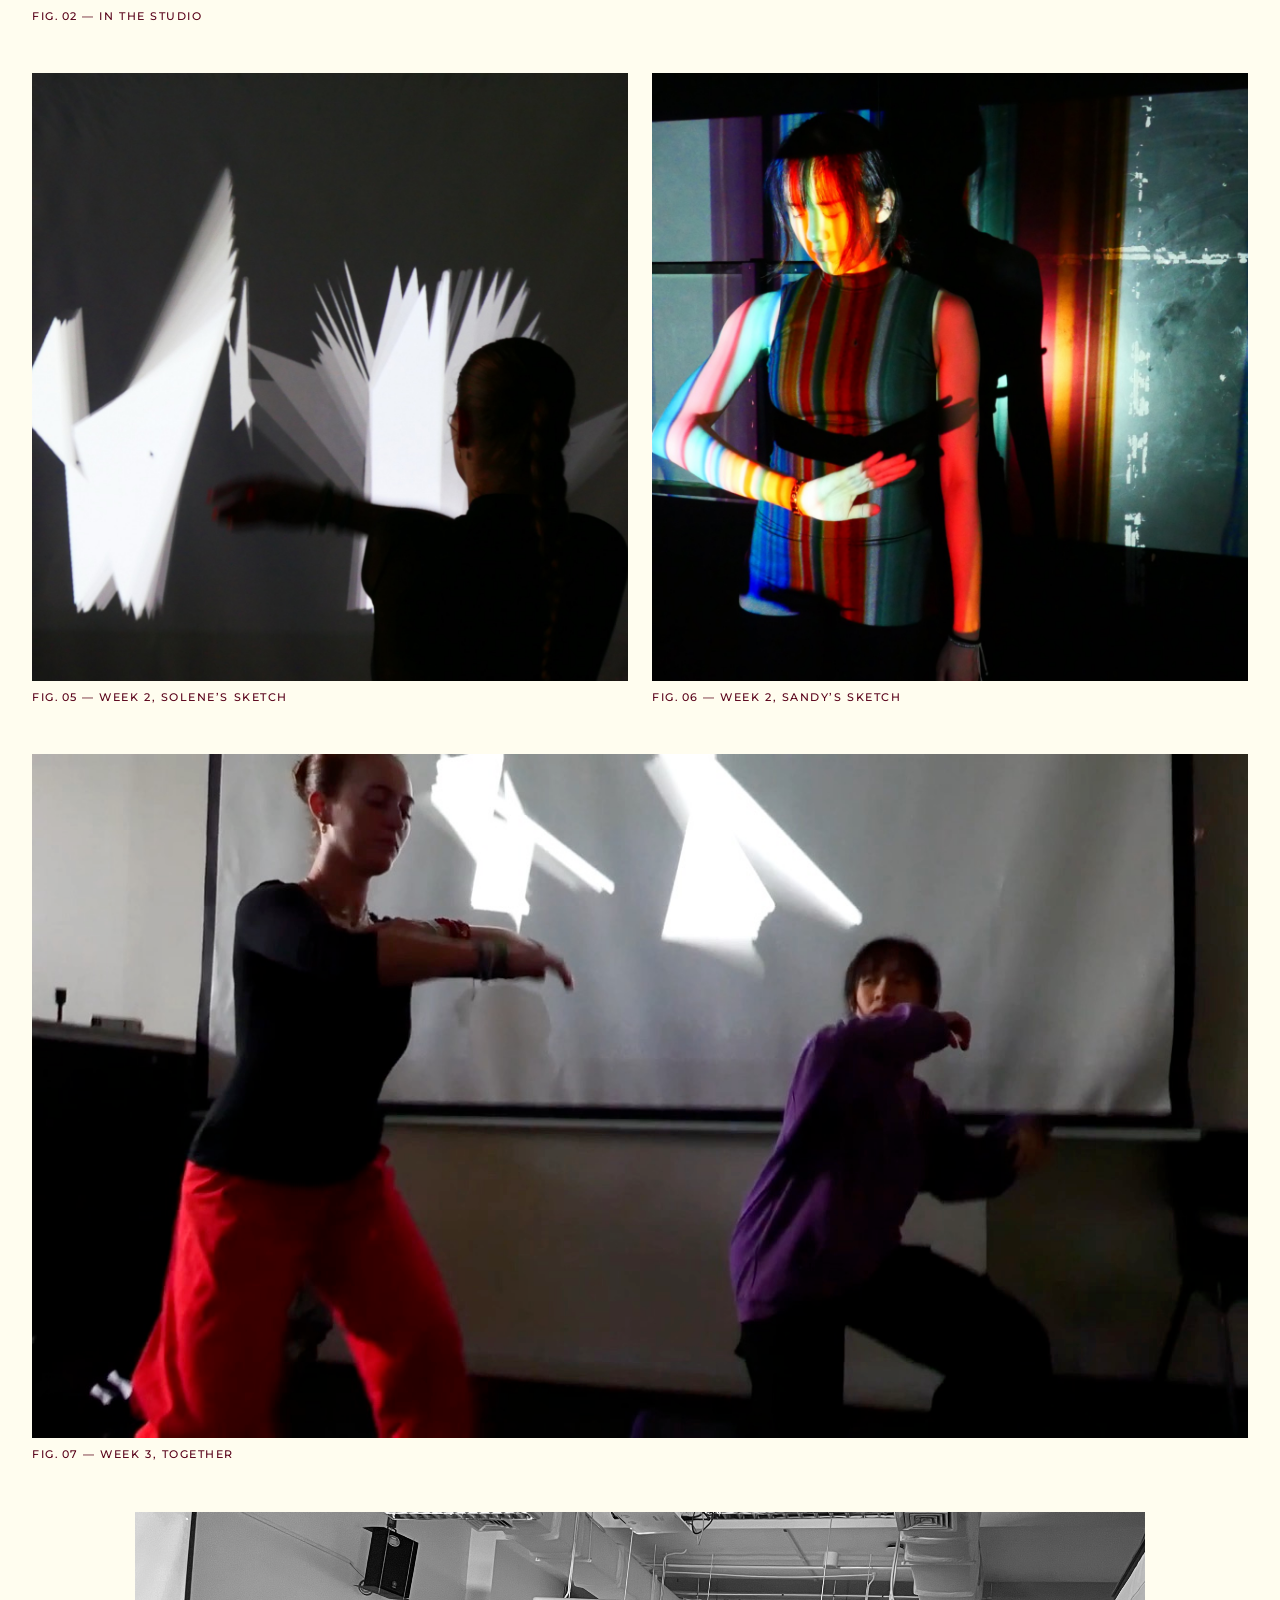
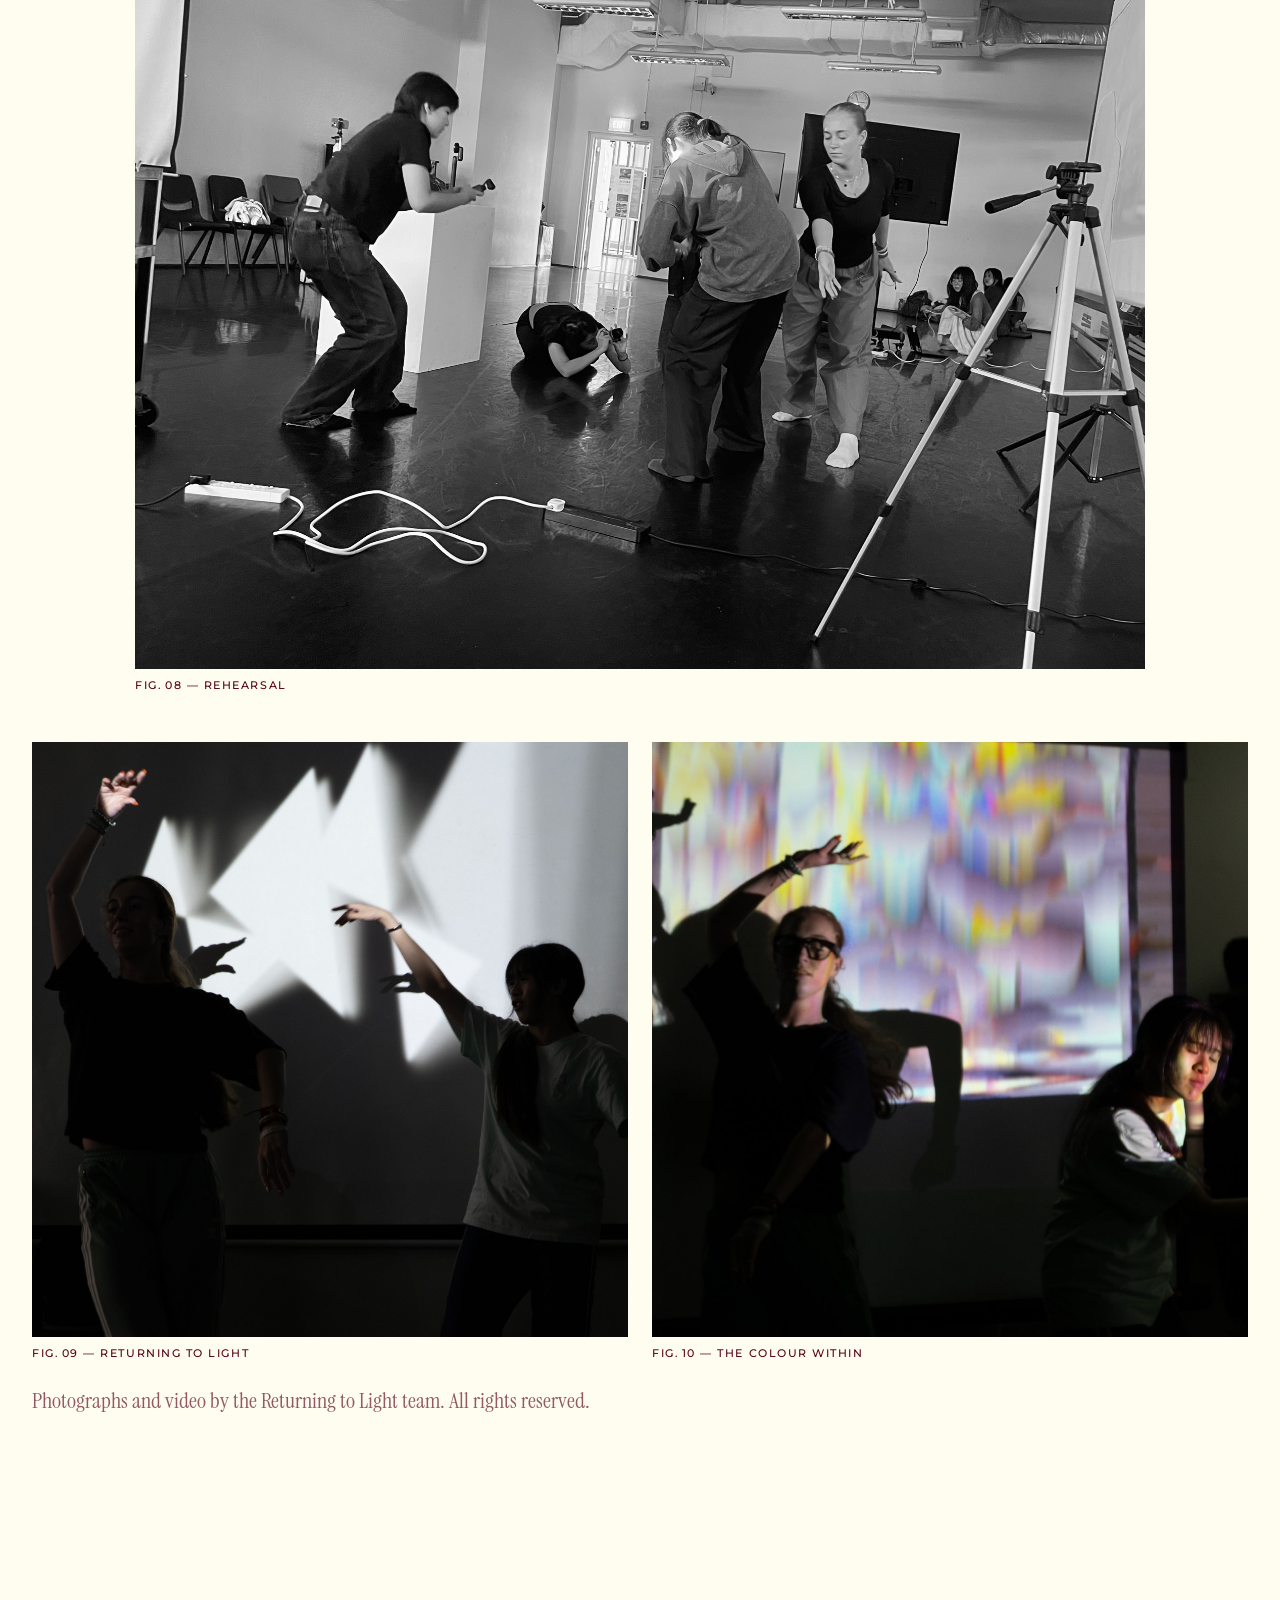
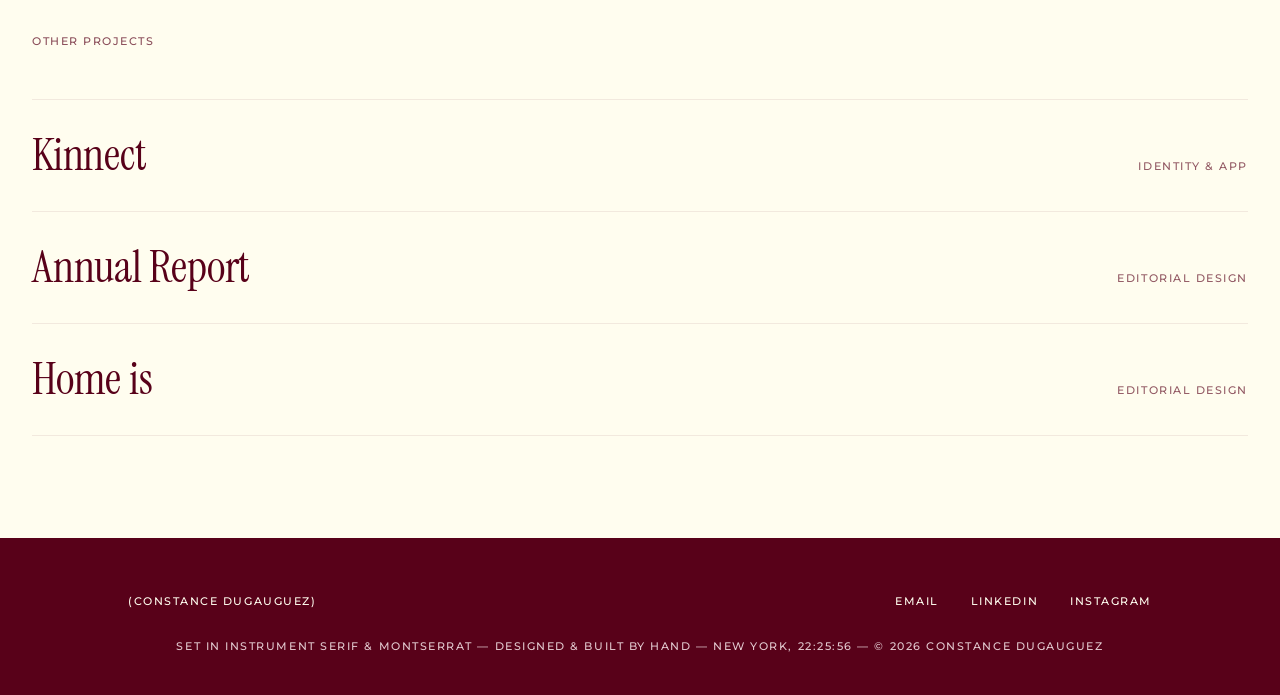
<file: projets/experimentation.html>
<!DOCTYPE html>
<html lang="en">
<head>
  <meta charset="UTF-8">
  <meta name="viewport" content="width=device-width, initial-scale=1.0">

  <title>Returning to Light · Constance Dugauguez — creative coding &amp; movement</title>
  <meta name="description" content="Returning to Light: a group project in p5.js that reads dancers’ bodies in code and turns movement into light.">

  <meta property="og:type" content="article">
  <meta property="og:title" content="Returning to Light · Constance Dugauguez — creative coding &amp; movement">
  <meta property="og:description" content="A group project in p5.js that reads dancers’ bodies in code and turns movement into light.">
  <meta property="og:image" content="https://constancedugauguez.com/images/RTL-final-1.jpg">

  <link rel="icon" type="image/svg+xml" href="data:image/svg+xml,%3Csvg%20xmlns%3D%27http%3A%2F%2Fwww.w3.org%2F2000%2Fsvg%27%20viewBox%3D%270%200%2064%2064%27%3E%3Crect%20width%3D%2764%27%20height%3D%2764%27%20fill%3D%27%23580119%27%2F%3E%3Ccircle%20cx%3D%2732%27%20cy%3D%2732%27%20r%3D%2715%27%20fill%3D%27%23FFFDEF%27%2F%3E%3C%2Fsvg%3E">

  <link rel="preconnect" href="https://fonts.googleapis.com">
  <link rel="preconnect" href="https://fonts.gstatic.com" crossorigin>
  <link rel="preload" as="style" href="https://fonts.googleapis.com/css2?family=Instrument+Serif:ital@0;1&family=Montserrat:wght@400;500&display=swap">
  <link rel="stylesheet" href="https://fonts.googleapis.com/css2?family=Instrument+Serif:ital@0;1&family=Montserrat:wght@400;500&display=swap">

  <link rel="stylesheet" href="../styles.css?v=78">
  <script>document.documentElement.classList.add('js');</script>
</head>
<body>
  <a class="skip-link" href="#main">Skip to content</a>

  <!-- Navigation centrée, logo au milieu — même principe que l'accueil -->
  <header class="site-head" id="top">
    <nav class="site-nav" aria-label="Main">
      <ul class="site-nav__group">
        <li><a class="link small-caps" href="../index.html">Home</a></li>
        <li><a class="link small-caps" href="../index.html#travaux">Projects</a></li>
        <li><a class="link small-caps" href="../about.html">About</a></li>
      </ul>

      <ul class="site-nav__group site-nav__group--end">
        <li><a class="link small-caps" href="https://www.instagram.com/virguledesign.studio/" rel="noopener">Instagram&thinsp;↗</a></li>
        <li><a class="link small-caps" href="https://www.linkedin.com/in/constance-dugauguez" rel="noopener">LinkedIn&thinsp;↗</a></li>
        <li><a class="link small-caps" href="mailto:constanced.design@gmail.com">Contact&thinsp;↗</a></li>
      </ul>
    </nav>
  </header>

  <main id="main">

    <!-- ═══ Hero ═══ -->
    <section class="project-hero project-grid">

      <div class="project-hero__lead span-1-7">
        <h1 class="project-hero__title">Returning to Light</h1>
        <p class="project-hero__intro">A group project in p5.js: reading dancers’ bodies in code, and turning movement into light.</p>
      </div>

      <div class="project-hero__meta span-9-12">
        <div class="meta-item">
          <p class="small-caps meta-item__label">Year</p>
          <p class="meta-item__value">2026</p>
        </div>
        <div class="meta-item">
          <p class="small-caps meta-item__label">Category</p>
          <p class="meta-item__value">Creative coding · Movement</p>
        </div>
        <div class="meta-item">
          <p class="small-caps meta-item__label">Designers</p>
          <p class="meta-item__value">Kimmie, Ashlee, Constance</p>
        </div>
        <div class="meta-item">
          <p class="small-caps meta-item__label">Dancers</p>
          <p class="meta-item__value">Solene, Sandy</p>
        </div>
        <div class="meta-item">
          <p class="small-caps meta-item__label">Tools</p>
          <p class="meta-item__value">p5.js</p>
        </div>
      </div>

    </section>

    <!-- ═══ Le projet, d'un seul tenant ═══ -->
    <!-- Un bloc, pas de titre : pour en ajouter, écris simplement un
         <p> de plus ici. -->
    <section class="project-section" id="about">
      <div class="project-grid">
        <div class="project-section__text span-1-7">
          <p>Returning to Light is about reclaiming yourself from what you carry: an image shaped by others, a weight from before, a self you never agreed to. The piece is about letting it go — finding, forgiving, accepting. The colour was always within.</p>
          <p>We started by sketching with dancers’ movements, each sketch reading the same body in a different way. Then we mapped the body in code: wrist, shoulder, ankle — every tracked point a decision about what counts. Last came the spatial and visual narrative: two sketches, two dancers, two sides, and what holds between them. A conversation between things that remain different.</p>
        </div>

        <figure class="media media--natural span-8-12">
          <img src="../images/RTL-process-1.jpg" alt="Black and white photo of the empty dance studio, the projection screen set up, two designers crouched over cables" loading="lazy" width="2000" height="1500">
          <figcaption class="small-caps">Fig.&hairsp;01 — Setting up</figcaption>
        </figure>
      </div>
    </section>

    <!-- ═══ Planche d'images ═══ -->
    <!-- Dans l'ordre de l'expérience : semaine 1 (le studio,
         l'exploration), semaine 2 (un sketch par danseuse), semaine 3
         (les deux ensemble, en vidéo), la répétition, puis le rendu final. -->
    <section class="project-section project-plates" aria-label="Project images">
      <div class="project-grid">
        <!-- Semaine 1 : dans le studio, exploration -->
        <figure class="media span-1-4">
          <img src="../images/RTL-process-2.jpg" alt="Black and white photo of the team at work in the studio: designers on laptops on the floor, one filming from above" loading="lazy" width="1500" height="2000">
          <figcaption class="small-caps">Fig.&hairsp;02 — In the studio</figcaption>
        </figure>

        <figure class="media span-5-8">
          <img src="../images/RTL-wk1-explore.jpg" alt="A designer shows a dancer the sketch on a laptop during the first week" loading="lazy" width="1276" height="1300">
          <figcaption class="small-caps">Fig.&hairsp;03 — Week 1, exploring</figcaption>
        </figure>

        <figure class="media span-9-12">
          <img src="../images/RTL-wk1-web.jpg" alt="A dancer lies on the floor while a line drawing of her body is projected on the screen behind" loading="lazy" width="1300" height="1289">
          <figcaption class="small-caps">Fig.&hairsp;04 — Week 1, the body in points</figcaption>
        </figure>

        <!-- Semaine 2 : un sketch par danseuse -->
        <figure class="media span-1-6">
          <img src="../images/RTL-wk2-solene.jpg" alt="Solene in silhouette, her arm drawing white shards of light on the projection" loading="lazy" width="1276" height="1300">
          <figcaption class="small-caps">Fig.&hairsp;05 — Week 2, Solene’s sketch</figcaption>
        </figure>

        <figure class="media span-7-12">
          <img src="../images/RTL-wk2-sandy.jpg" alt="Sandy with vertical bands of colour projected across her body" loading="lazy" width="1276" height="1300">
          <figcaption class="small-caps">Fig.&hairsp;06 — Week 2, Sandy’s sketch</figcaption>
        </figure>

        <!-- Semaine 3 : les deux ensemble — la vidéo ne se charge que
             lorsqu'elle arrive à l'écran (voir le script en bas) -->
        <figure class="media span-1-12">
          <video class="media__video" data-lazy-video muted loop playsinline preload="none" poster="../images/RTL-wk3-together-poster.jpg" width="1920" height="1080" aria-label="Video: the two dancers move together in front of the projection, which answers their gestures">
            <source data-src="../images/RTL-wk3-together.mp4" type="video/mp4">
          </video>
          <figcaption class="small-caps">Fig.&hairsp;07 — Week 3, together</figcaption>
        </figure>

        <!-- La répétition, juste avant le rendu final -->
        <figure class="media media--natural span-2-11">
          <img src="../images/RTL-process-3.jpg" alt="Black and white photo of a rehearsal: the dancers move while designers film and adjust the tracking" loading="lazy" width="2000" height="1500">
          <figcaption class="small-caps">Fig.&hairsp;08 — Rehearsal</figcaption>
        </figure>

        <!-- Le rendu final -->
        <figure class="media span-1-6">
          <img src="../images/RTL-final-1.jpg" alt="Final performance: two dancers in silhouette against white shapes of light" loading="lazy" width="963" height="960">
          <figcaption class="small-caps">Fig.&hairsp;09 — Returning to Light</figcaption>
        </figure>

        <figure class="media span-7-12">
          <img src="../images/RTL-final-2.jpg" alt="Final performance: the two dancers in front of a projection of colour" loading="lazy" width="963" height="960">
          <figcaption class="small-caps">Fig.&hairsp;10 — The colour within</figcaption>
        </figure>

        <p class="project-credit span-1-8">Photographs and video by the Returning to Light team. All rights reserved.</p>
      </div>
    </section>

  </main>

  <nav class="project-nav" aria-label="Other projects">
    <div class="project-nav__inner">
      <p class="small-caps project-nav__head">Other projects</p>

      <ul class="project-nav__list">
        <li>
          <a class="project-nav__item" href="kinnect.html">
            <span class="project-nav__name">Kinnect</span>
            <span class="small-caps project-nav__label">Identity &amp; App</span>
          </a>
        </li>

        <li>
          <a class="project-nav__item" href="annual-report.html">
            <span class="project-nav__name">Annual Report</span>
            <span class="small-caps project-nav__label">Editorial Design</span>
          </a>
        </li>

        <li>
          <a class="project-nav__item" href="home-is.html">
            <span class="project-nav__name">Home is</span>
            <span class="small-caps project-nav__label">Editorial Design</span>
          </a>
        </li>
      </ul>
    </div>
  </nav>

  <footer class="site-footer">
    <div class="site-footer__row">
      <p class="small-caps"><a class="link site-footer__home" href="../index.html#top"><span class="paren">(</span>Constance Dugauguez<span class="paren">)</span></a></p>
      <nav aria-label="Footer">
        <ul class="site-footer__links">
          <li><a class="link small-caps" href="mailto:constanced.design@gmail.com">Email</a></li>
          <li><a class="link small-caps" href="https://www.linkedin.com/in/constance-dugauguez" rel="noopener">LinkedIn</a></li>
          <li><a class="link small-caps" href="https://www.instagram.com/virguledesign.studio/" rel="noopener">Instagram</a></li>
        </ul>
      </nav>
    </div>

    <p class="small-caps site-footer__colophon">Set in Instrument Serif &amp; Montserrat — designed &amp; built by hand — New York, <span data-clock>--:--:--</span> — © 2026 Constance Dugauguez</p>
  </footer>

  <script src="../main.js?v=18" defer></script>
  <script>
    /* La vidéo ne se télécharge que quand elle approche de l’écran,
       puis se met en pause quand on la quitte. Avec « réduire les
       animations », elle ne démarre pas seule : on garde les contrôles. */
    (function () {
      var reduce = window.matchMedia('(prefers-reduced-motion: reduce)').matches;
      document.querySelectorAll('[data-lazy-video]').forEach(function (v) {
        var loaded = false;
        function load() {
          if (loaded) return;
          v.querySelectorAll('source[data-src]').forEach(function (s) { s.src = s.dataset.src; });
          v.load();
          loaded = true;
        }
        if (reduce || !('IntersectionObserver' in window)) {
          v.controls = true;
          v.preload = 'metadata';
          load();
          return;
        }
        new IntersectionObserver(function (entries) {
          entries.forEach(function (e) {
            if (e.isIntersecting) { load(); v.play().catch(function () {}); }
            else if (loaded) { v.pause(); }
          });
        }, { rootMargin: '200px 0px' }).observe(v);
      });
    })();
  </script>
</body>
</html>
</file>
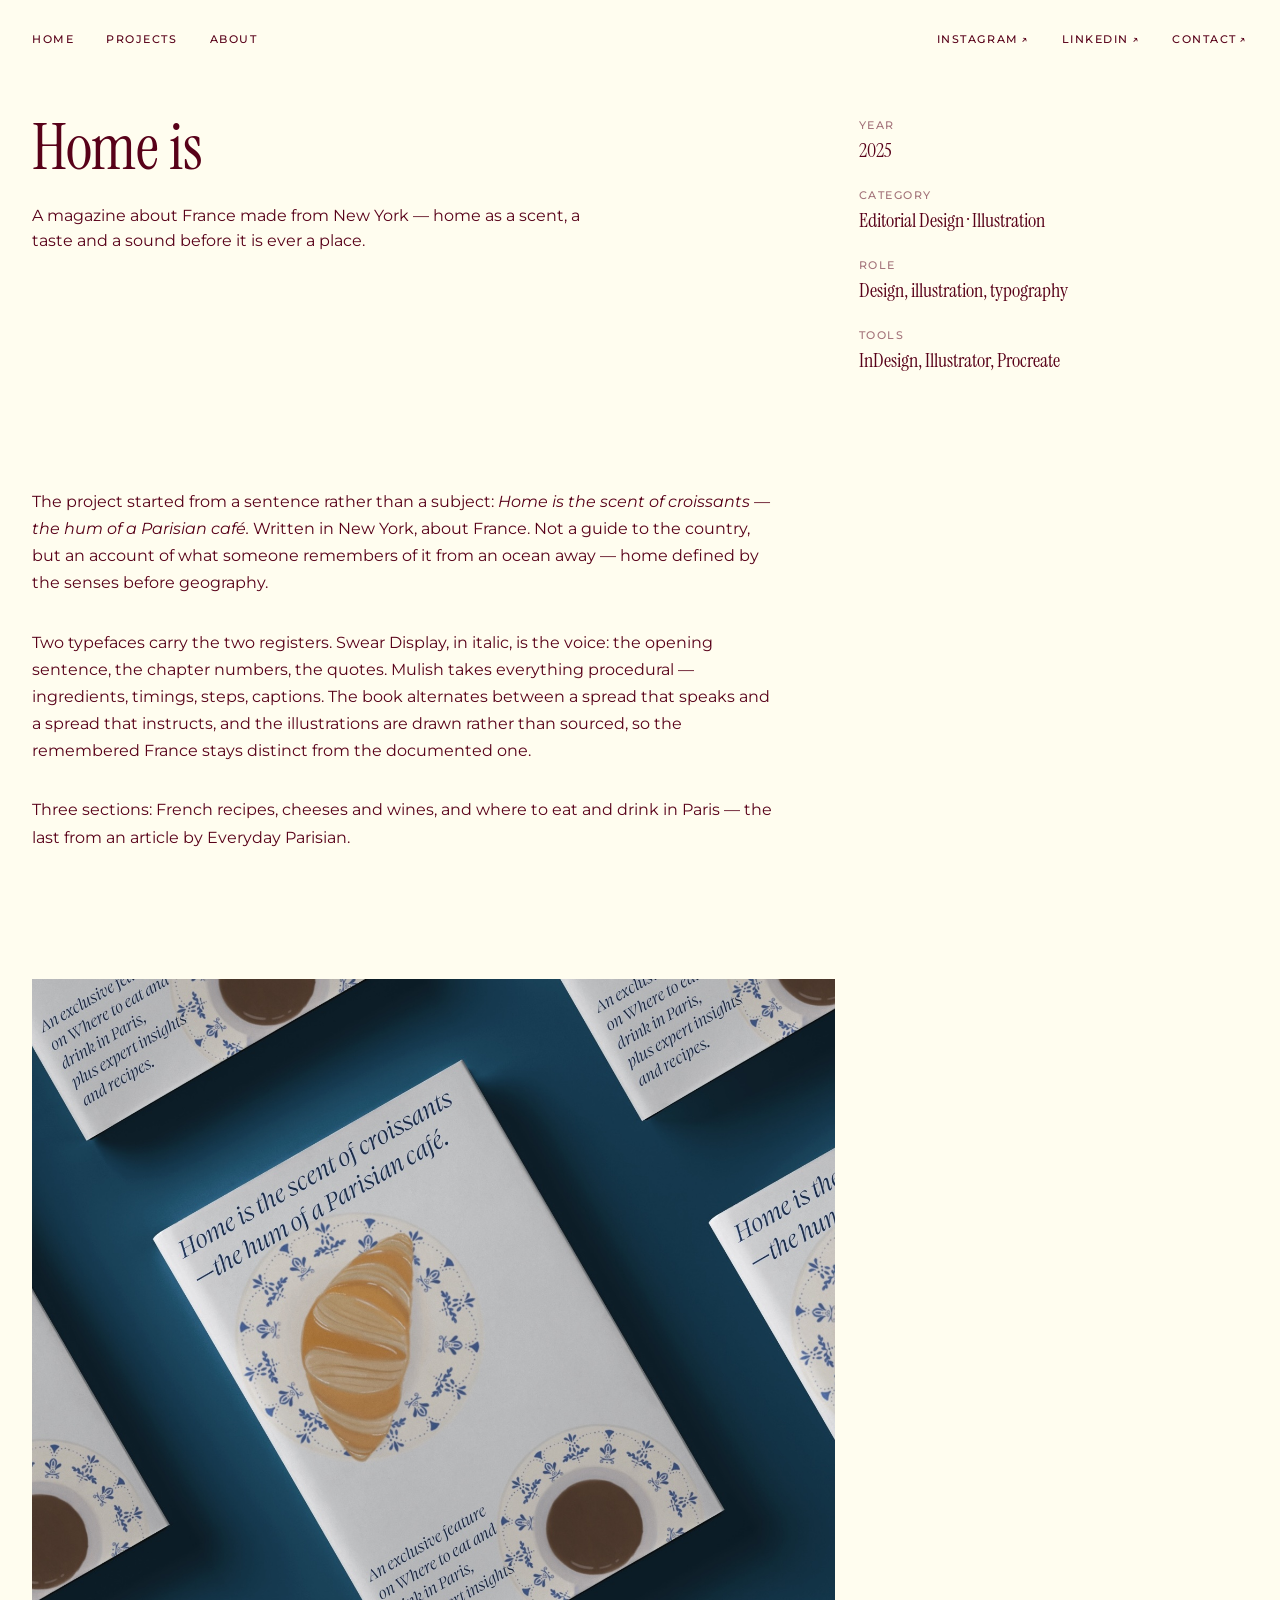
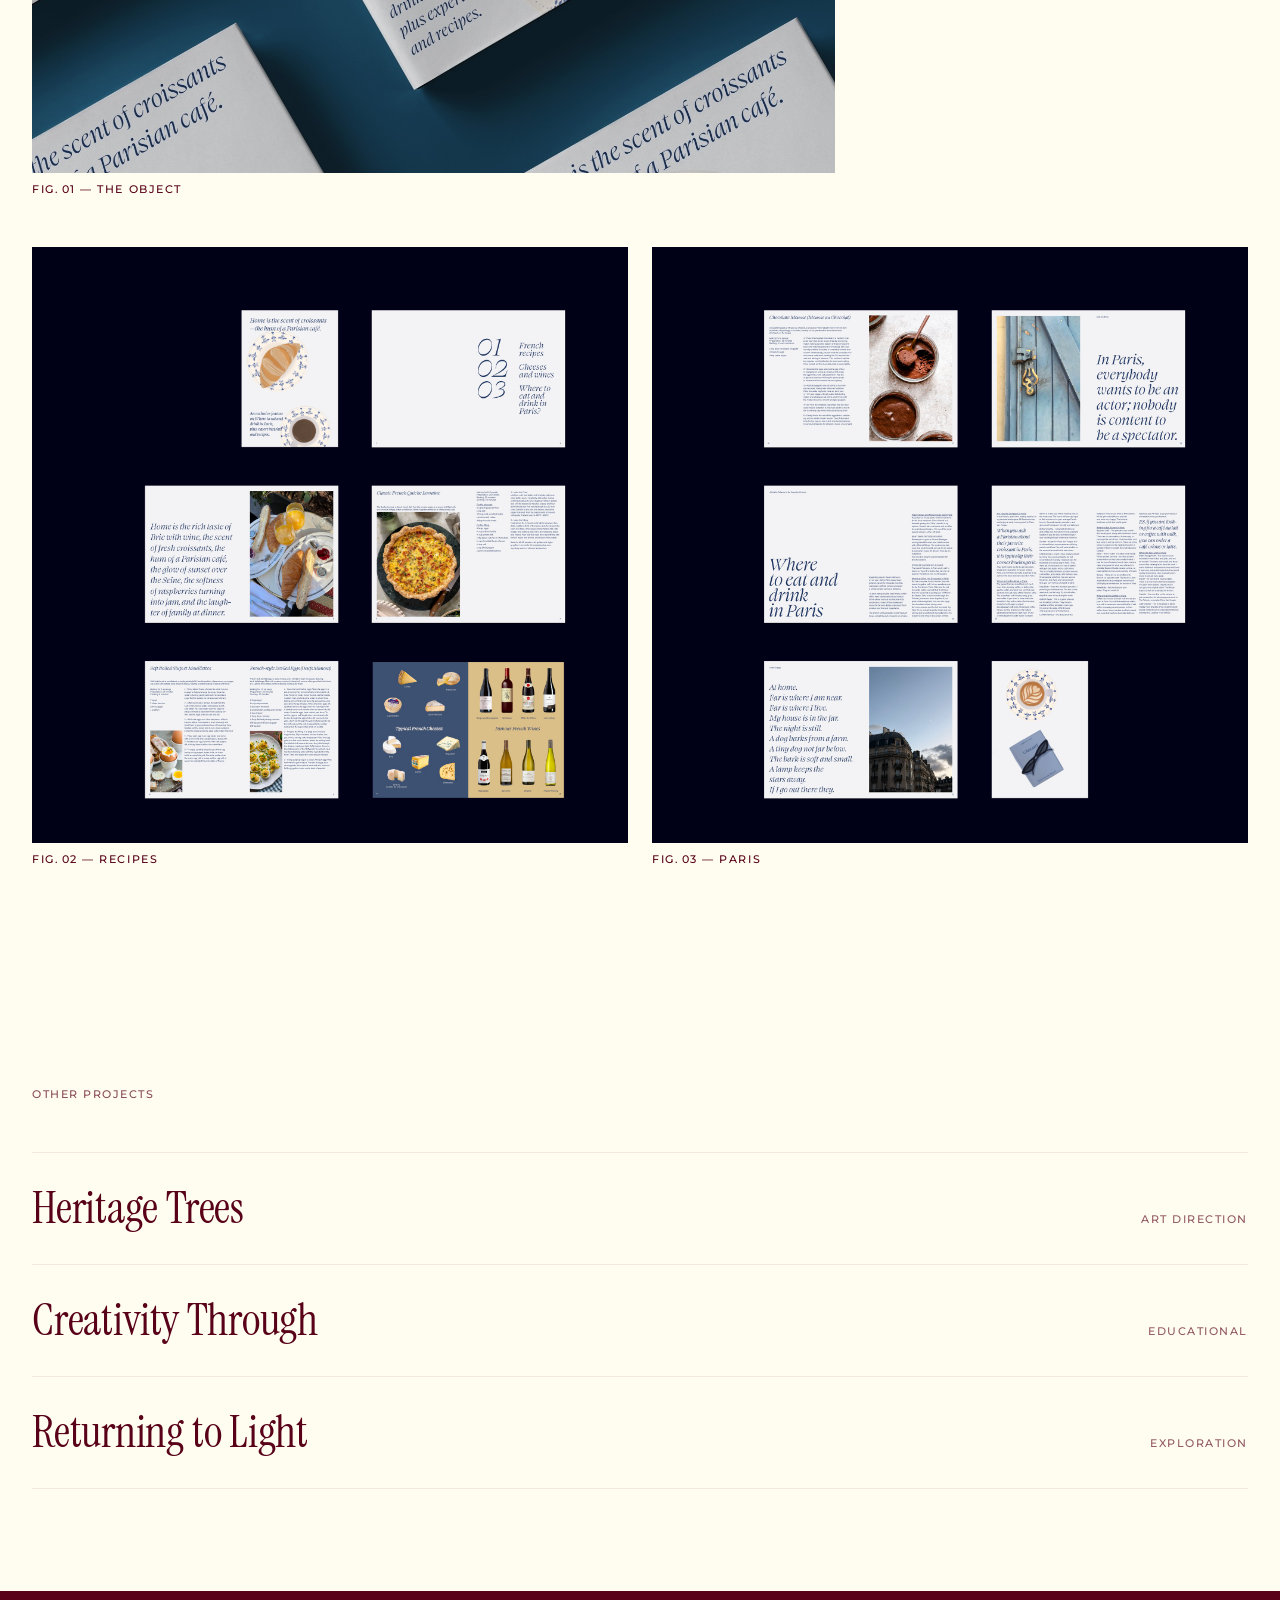
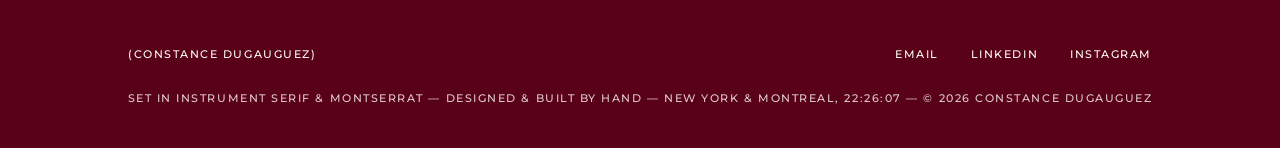
<file: projets/home-is.html>
<!DOCTYPE html>
<html lang="en">
<head>
  <meta charset="UTF-8">
  <meta name="viewport" content="width=device-width, initial-scale=1.0">

  <title>Home is · Constance Dugauguez — a magazine about France</title>
  <meta name="description" content="Home is: a magazine about France made from New York — recipes, cheeses and wines, and where to eat and drink in Paris, set in Swear Display and Mulish.">

  <meta property="og:type" content="article">
  <meta property="og:title" content="Home is · Constance Dugauguez — a magazine about France">
  <meta property="og:description" content="A magazine about France made from New York — home as a scent, a taste and a sound before it is ever a place.">
  <meta property="og:image" content="https://constancedugauguez.com/images/Home-Cover.jpg">

  <link rel="icon" type="image/svg+xml" href="data:image/svg+xml,%3Csvg%20xmlns%3D%27http%3A%2F%2Fwww.w3.org%2F2000%2Fsvg%27%20viewBox%3D%270%200%2064%2064%27%3E%3Crect%20width%3D%2764%27%20height%3D%2764%27%20fill%3D%27%23580119%27%2F%3E%3Ccircle%20cx%3D%2732%27%20cy%3D%2732%27%20r%3D%2715%27%20fill%3D%27%23FFFDEF%27%2F%3E%3C%2Fsvg%3E">

  <link rel="preconnect" href="https://fonts.googleapis.com">
  <link rel="preconnect" href="https://fonts.gstatic.com" crossorigin>
  <link rel="preload" as="style" href="https://fonts.googleapis.com/css2?family=Instrument+Serif:ital@0;1&family=Montserrat:wght@400;500&display=swap">
  <link rel="stylesheet" href="https://fonts.googleapis.com/css2?family=Instrument+Serif:ital@0;1&family=Montserrat:wght@400;500&display=swap">

  <link rel="stylesheet" href="../styles.css?v=78">
  <script>document.documentElement.classList.add('js');</script>
</head>
<body>
  <a class="skip-link" href="#main">Skip to content</a>

  <!-- Navigation centrée, logo au milieu — même principe que l'accueil -->
  <header class="site-head" id="top">
    <nav class="site-nav" aria-label="Main">
      <ul class="site-nav__group">
        <li><a class="link small-caps" href="../index.html">Home</a></li>
        <li><a class="link small-caps" href="../index.html#travaux">Projects</a></li>
        <li><a class="link small-caps" href="../about.html">About</a></li>
      </ul>

      <ul class="site-nav__group site-nav__group--end">
        <li><a class="link small-caps" href="https://www.instagram.com/virguledesign.studio/" rel="noopener">Instagram&thinsp;↗</a></li>
        <li><a class="link small-caps" href="https://www.linkedin.com/in/constance-dugauguez" rel="noopener">LinkedIn&thinsp;↗</a></li>
        <li><a class="link small-caps" href="mailto:constanced.design@gmail.com">Contact&thinsp;↗</a></li>
      </ul>
    </nav>
  </header>

  <main id="main">

    <!-- ═══ Hero ═══ -->
    <section class="project-hero project-grid">
      <div class="project-hero__lead span-1-7">
        <h1 class="project-hero__title">Home is</h1>
        <p class="project-hero__intro">A magazine about France made from New York — home as a scent, a taste and a sound before it is ever a place.</p>
      </div>

      <div class="project-hero__meta span-9-12">
        <div class="meta-item">
          <p class="small-caps meta-item__label">Year</p>
          <p class="meta-item__value">2025</p>
        </div>
        <div class="meta-item">
          <p class="small-caps meta-item__label">Category</p>
          <p class="meta-item__value">Editorial Design · Illustration</p>
        </div>
        <div class="meta-item">
          <p class="small-caps meta-item__label">Role</p>
          <p class="meta-item__value">Design, illustration, typography</p>
        </div>
        <div class="meta-item">
          <p class="small-caps meta-item__label">Tools</p>
          <p class="meta-item__value">InDesign, Illustrator, Procreate</p>
        </div>
      </div>

    </section>

    <!-- ═══ Le projet, d'un seul tenant ═══ -->
    <!-- Un bloc, pas de titre : pour en ajouter, écris simplement un
         <p> de plus ici. -->
    <section class="project-section" id="about">
      <div class="project-grid">
        <div class="project-section__text span-1-8">
          <p>The project started from a sentence rather than a subject: <em>Home is the scent of croissants — the hum of a Parisian café.</em> Written in New York, about France. Not a guide to the country, but an account of what someone remembers of it from an ocean away — home defined by the senses before geography.</p>
          <p>Two typefaces carry the two registers. Swear Display, in italic, is the voice: the opening sentence, the chapter numbers, the quotes. Mulish takes everything procedural — ingredients, timings, steps, captions. The book alternates between a spread that speaks and a spread that instructs, and the illustrations are drawn rather than sourced, so the remembered France stays distinct from the documented one.</p>
          <p>Three sections: French recipes, cheeses and wines, and where to eat and drink in Paris — the last from an article by Everyday Parisian.</p>
        </div>
      </div>
    </section>

    <!-- ═══ Planche d'images ═══ -->
    <!-- Pour ajouter un visuel : copie une <figure> et donne-lui une
         classe span-*. Deux visuels dont les colonnes ne se
         chevauchent pas se rangent d'eux-mêmes sur la même ligne. -->
    <section class="project-section project-plates" aria-label="Project images">
      <div class="project-grid">
        <figure class="media span-1-8">
          <img src="../images/Home-Cover.jpg" alt="Printed copies of the Home is magazine laid out in a repeating pattern, showing the illustrated croissant cover" loading="lazy" width="2400" height="2000">
          <figcaption class="small-caps">Fig.&hairsp;01 — The object</figcaption>
        </figure>

        <figure class="media span-1-6">
          <img src="../images/Home-Spreads-A.jpg" alt="Six spreads from the first half of the book: cover, contents, opening statement, quiche lorraine, eggs, cheeses and wines" loading="lazy" width="2000" height="2000">
          <figcaption class="small-caps">Fig.&hairsp;02 — Recipes</figcaption>
        </figure>

        <figure class="media span-7-12">
          <img src="../images/Home-Spreads-B.jpg" alt="Six spreads from the second half of the book: chocolate mousse, the Cocteau quote, the Paris guide, and the closing illustration" loading="lazy" width="2000" height="2000">
          <figcaption class="small-caps">Fig.&hairsp;03 — Paris</figcaption>
        </figure>
      </div>
    </section>

  </main>

  <nav class="project-nav" aria-label="Other projects">
    <div class="project-nav__inner">
      <p class="small-caps project-nav__head">Other projects</p>

      <ul class="project-nav__list">
        <li>
          <a class="project-nav__item" href="heritage-trees.html">
            <span class="project-nav__name">Heritage Trees</span>
            <span class="small-caps project-nav__label">Art Direction</span>
          </a>
        </li>

        <li>
          <a class="project-nav__item" href="creativity-through.html">
            <span class="project-nav__name">Creativity Through</span>
            <span class="small-caps project-nav__label">Educational</span>
          </a>
        </li>

        <li>
          <a class="project-nav__item" href="experimentation.html">
            <span class="project-nav__name">Returning to Light</span>
            <span class="small-caps project-nav__label">Exploration</span>
          </a>
        </li>
      </ul>
    </div>
  </nav>

  <footer class="site-footer">
    <div class="site-footer__row">
      <p class="small-caps"><a class="link site-footer__home" href="../index.html#top"><span class="paren">(</span>Constance Dugauguez<span class="paren">)</span></a></p>
      <nav aria-label="Footer">
        <ul class="site-footer__links">
          <li><a class="link small-caps" href="mailto:constanced.design@gmail.com">Email</a></li>
          <li><a class="link small-caps" href="https://www.linkedin.com/in/constance-dugauguez" rel="noopener">LinkedIn</a></li>
          <li><a class="link small-caps" href="https://www.instagram.com/virguledesign.studio/" rel="noopener">Instagram</a></li>
        </ul>
      </nav>
    </div>

    <p class="small-caps site-footer__colophon">Set in Instrument Serif &amp; Montserrat — designed &amp; built by hand — New York & Montreal, <span data-clock>--:--:--</span> — © 2026 Constance Dugauguez</p>
  </footer>

  <script src="../main.js?v=18" defer></script>
</body>
</html>
</file>
<file: styles.css>
/* ═══════════════════════════════════════════════════════════════
   Constance Dugauguez — Portfolio
   Composé en Instrument Serif. Trois couleurs, rien d’autre.

   01 · Tokens
   02 · Reset & base
   03 · Typographie
   04 · Liens & focus
   05 · En-tête
   06 · Hero
   07 · Révélations (motion)
   08 · Impression
   ═══════════════════════════════════════════════════════════════ */

/* ── 01 · Tokens ────────────────────────────────────────────── */

:root {
  /* Ivoire chaud et bordeaux profond. Les deux mêmes rôles qu’avant
     (--ink sur --paper), donc tout le site bascule d’un coup.
     Contraste mesuré : 14,3:1 — très au-delà du AA exigé. */
  --ink:        #580119;   /* bordeaux profond, pour le texte */
  --paper:      #FFFDEF;   /* ivoire crème, le fond */
  --paper-soft: #F2E9DE;   /* l’ivoire teinté de 8 % de bordeaux */

  /* Sur le panneau bordeaux, le texte secondaire s’éteint par la
     couleur et non par l’opacité : une ivoire à 60 % d’opacité sur
     du bordeaux tombe sous le seuil de lisibilité. */
  --paper-dim:  #E2C9CF;   /* ivoire rosé, 8,9:1 sur --ink */
  --ink-dim:    #925964;   /* son symétrique : 5,4:1 sur --paper */

  /* Instrument Serif : une seule graisse, romaine et italique. La
     contrainte est l’intérêt — plus de gras ni de light à doser,
     le seul contraste qui reste est celui de l’italique, et il
     porte toute la voix. Montserrat tient les petits textes — la
     même que le CV, pour que les deux se lisent comme un seul jeu. */
  --font-serif: "Instrument Serif", Georgia, "Times New Roman", serif;
  --font-sans:  "Montserrat", -apple-system, "Helvetica Neue", Arial, sans-serif;

  /* Un seul token pour l’arrondi, et il vaut zéro. Un coin arrondi
     met un cadre autour de l’image — exactement ce qu’on vient
     d’enlever aux cartes. Repasse-le à 8px pour revenir en arrière.
     La seule forme ronde qui reste est le point du curseur, qui est
     un point : il garde son propre 999px, comme la pastille des
     filtres. */
  --radius: 0;

  --ease: cubic-bezier(0.16, 1, 0.3, 1);
  /* décélération douce : vitesse de départ raisonnable, arrivée
     posée — pour les mouvements longs, où --ease claque */
  --ease-soft: cubic-bezier(0.33, 1, 0.68, 1);
  --dur:  800ms;

  /* L’échelle était trouée : 5 et 7 manquaient, et toute déclaration
     qui les appelait était jetée en bloc par le navigateur — une
     gouttière écrite var(--space-5) valait zéro, sans rien signaler. */
  --space-1: 0.5rem;   /*   8px */
  --space-2: 1rem;     /*  16px */
  --space-3: 1.5rem;   /*  24px */
  --space-4: 2rem;     /*  32px */
  --space-5: 2.5rem;   /*  40px */
  --space-6: 3rem;     /*  48px */
  --space-7: 3.5rem;   /*  56px */
  --space-8: 4rem;     /*  64px */
  --section-pad: clamp(6rem, 12vw, 12rem);

  --measure: 34ch;

  /* Largeur de la planche de travaux — titre, filtres et grille s’y
     calent tous les trois, sinon leurs bords gauches ne tombent pas
     au même endroit. Trois colonnes là-dedans donnent des vignettes
     de 320 px : change cette valeur et toute la planche suit. */
  --works-width: 66rem;
}

/* ── 02 · Reset & base ──────────────────────────────────────── */

*,
*::before,
*::after {
  box-sizing: border-box;
  margin: 0;
}

html {
  hanging-punctuation: first last;
  scroll-behavior: smooth;
}

/* le texte courant passe en sans, comme dans la référence : le
   serif est désormais réservé aux titres, où son contraste porte */
body {
  background: var(--paper);
  color: var(--ink);
  font-family: var(--font-sans);
  font-weight: 400;
  font-size: 1.0625rem;               /* 17px */
  line-height: 1.6;
  -webkit-font-smoothing: antialiased;
  overflow-x: clip;                   /* le nom déborde volontairement */
  min-height: 100svh;
}

img {
  display: block;
  max-width: 100%;
  height: auto;
  border-radius: var(--radius);
}

::selection {
  background: var(--ink);
  color: var(--paper);
}

/* ── 03 · Typographie ───────────────────────────────────────── */

/* Instrument Serif n’a qu’une graisse. Déclarer 300 n’allégerait
   rien — aucun navigateur ne synthétise un Light — alors on dit 400
   et le contraste se joue ailleurs : romain contre italique. */
h1, h2, h3 {
  font-family: var(--font-serif);
  font-weight: 400;
  letter-spacing: -0.005em;
  line-height: 1.04;
  text-wrap: balance;
}

/* l’italique comme seul accent disponible, et c’est volontaire */
.italic {
  font-family: var(--font-serif);
  font-style: italic;
  font-weight: 400;
}

/* le motif des parenthèses, en plus clair que le texte */
/* Pleine opacité : la parenthèse est un signe à part entière, pas
   une ponctuation qu’on s’excuse d’avoir mise. */
.paren {
  opacity: 1;
}

/* Grotesque neutre pour les petits textes : contrepoids au Fraunces,
   qui reste réservé aux titres et au corps de texte. */
.small-caps {
  font-family: var(--font-sans);
  font-size: 0.6875rem;               /* 11px */
  font-weight: 500;
  letter-spacing: 0.14em;
  text-transform: uppercase;
  font-feature-settings: "lnum";
}

/* ── 04 · Liens & focus ─────────────────────────────────────── */

a {
  color: inherit;
}

.link {
  text-decoration: none;
  background-image: linear-gradient(currentColor, currentColor);
  background-repeat: no-repeat;
  background-position: left calc(100% - 0.05em);
  background-size: 0% 1px;
  transition: background-size 600ms var(--ease);
  padding-bottom: 0.25em;
}

.link:hover {
  background-size: 100% 1px;
}

:focus-visible {
  outline: 2px solid var(--ink);
  outline-offset: 4px;
}

.skip-link {
  position: absolute;
  top: var(--space-2);
  left: var(--space-2);
  z-index: 10;
  padding: var(--space-1) var(--space-2);
  background: var(--ink);
  color: var(--paper);
  text-decoration: none;
  font-size: 0.8125rem;
  transform: translateY(-300%);
  transition: transform 300ms var(--ease);
}

.skip-link:focus {
  transform: translateY(0);
}

/* ── 05 · En-tête ───────────────────────────────────────────── */

.site-head {
  position: absolute;
  inset: 0 0 auto 0;
  z-index: 3;
  display: flex;
  justify-content: space-between;
  align-items: baseline;
  padding: var(--space-3) var(--space-4);
}

.site-head__links {
  display: flex;
  gap: var(--space-4);
  list-style: none;
  padding: 0;
}

/* — Navigation centrée, logo au milieu —
   trois colonnes égales : les deux groupes de liens poussent le
   logo pile au centre optique, quelle que soit leur longueur */
/* Deux groupes de liens tenant les deux bords, sur toutes les pages.
   Plus de nom au milieu : il est déjà dans le titre de l’onglet, le
   pied de page et le colophon. */
.site-nav {
  width: 100%;
  display: grid;
  grid-template-columns: auto auto;
  justify-content: space-between;
  align-items: center;
  gap: var(--space-4);
}

.site-nav__group {
  display: flex;
  gap: var(--space-4);
  list-style: none;
  margin: 0;
  padding: 0;
}

.site-nav__group--end {
  justify-content: flex-end;
}

/* la flèche reste collée à son mot : sinon elle tombe seule à la ligne */
.site-nav__group .link {
  white-space: nowrap;
}

@media (max-width: 44rem) {
  /* Deux colonnes figées forçaient les trois liens de droite à
     s’empiler l’un sous l’autre. En flex, le second groupe passe
     entier à la ligne suivante : deux rangées au lieu de quatre. */
  .site-nav {
    display: flex;
    flex-wrap: wrap;
    column-gap: var(--space-3);
    row-gap: var(--space-2);
  }

  .site-nav__group {
    flex-wrap: wrap;
    gap: var(--space-1) var(--space-3);
  }

  /* plus de bord droit à tenir : tout s’aligne sur la marge gauche */
  .site-nav__group--end {
    justify-content: flex-start;
  }
}

/* ── 06 · Hero ──────────────────────────────────────────────── */

.hero {
  position: relative;
  /* L’écran entier, désormais : la bande de travaux qui dépassait
     sous le pli servait à dire qu’il y avait une suite. Le rappel
     cliquable le dit mieux, le hero peut donc respirer en entier. */
  min-height: 100svh;
  display: flex;
  flex-direction: column;
  align-items: center;
  justify-content: center;
  text-align: center;
  padding: clamp(5rem, 11vh, 8rem) var(--space-4) clamp(2.5rem, 5vh, 3.5rem);
}

/* — Hero conversationnel —
   un corps bien plus modeste que l’ancien nom géant : ici c’est la
   phrase qui porte, pas la taille. */
/* 24ch et non 20 : Instrument Serif est plus étroite que Cormorant,
   et à 20ch le plus long des mots cyclés faisait passer le bloc de
   trois à quatre lignes — toute la phrase sautait à chaque mot. */
.hero__hello {
  max-width: 24ch;
  font-size: clamp(2.25rem, 6.5vw, 5.5rem);
  line-height: 1.12;
  text-wrap: balance;
}

/* Le curseur est un bloc en ligne : il ouvre donc une césure possible
   juste avant lui, et se retrouvait rejeté seul en début de ligne.
   On soude le mot et son curseur. */
[data-typewriter] {
  white-space: nowrap;
}

/* Curseur : une barre droite, posée sur la ligne de base et montant
   à hauteur de capitale. */
.typewriter-caret {
  display: inline-block;
  width: 0.05em;
  height: 0.72em;
  margin-left: 0.07em;
  vertical-align: -0.04em;
  background: currentColor;
  /* un fondu et non un `steps(1)` : le battement carré hachait la
     ligne, celui-ci respire au même rythme que la frappe */
  animation: caret-blink 1.4s var(--ease-soft) infinite;
}

@keyframes caret-blink {
  0%, 100% { opacity: 1; }
  50%      { opacity: 0; }
}

/* Cliquable sans rien autour : ni cadre, ni aplat, ni soulignement.
   Le point qui suit la souris grossit déjà sur tout lien ; il ne
   reste à faire qu’un signe, et ce sont les parenthèses qui le font
   — elles s’écartent, comme pour laisser passer.

   C’était la manière du hero ; c’est maintenant celle de tous les
   liens qui invitent à continuer. Le seul autre de la page portait
   un aplat bordeaux et une flèche : deux vocabulaires pour un même
   geste, et le plus bruyant au bas de la planche, là où il fallait
   le moins. Seule la taille change d’un endroit à l’autre. */
.paren-link {
  display: inline-block;
  font-family: var(--font-serif);
  font-style: italic;
  font-weight: 400;
  text-decoration: none;
}

.paren-link .paren {
  display: inline-block;
  transition: transform 600ms var(--ease);
}

.paren-link:hover .paren:first-child,
.paren-link:focus-visible .paren:first-child {
  transform: translateX(-0.22em);
}

.paren-link:hover .paren:last-child,
.paren-link:focus-visible .paren:last-child {
  transform: translateX(0.22em);
}

/* Le rappel est devenu l’action principale du hero : il descend vers
   le bas de l’écran — là où le regard va chercher la suite — et
   grossit assez pour se lire comme une invitation, pas comme une
   note de bas de page. */
.hero__sub {
  margin-top: clamp(var(--space-6), 13vh, 8.5rem);
  font-size: clamp(1.25rem, 2.4vw, 2rem);
}

/* Cette règle doit suivre le `padding` raccourci de `.hero` ci-dessus,
   sinon il la recouvre : à spécificité égale, c’est la dernière qui
   l’emporte. La nav tient sur deux rangées ici, le hero commence donc
   plus bas pour ne pas venir buter dans les liens. */
@media (max-width: 44rem) {
  .hero {
    padding-top: clamp(10rem, 21vh, 13rem);
  }
}

@media (prefers-reduced-motion: reduce) {
  .typewriter-caret { animation: none; }
}

.hero__eyebrow {
  /* pousse le bloc (nom + paragraphes) vers le bas de l’écran —
     valeur fixe plutôt qu’auto, car le nom occupe déjà presque
     tout l’espace vertical disponible sur la plupart des écrans */
  margin-top: clamp(2rem, 7vh, 5rem);
  margin-bottom: var(--space-3);
}

.hero__name-wrap {
  position: relative;
  width: 100%;
  display: grid;
  grid-template-columns: minmax(0, 1fr);
  justify-items: center;
}

.hero__name-wrap > h1 {
  width: 100%;
  min-width: 0;
}

.hero__name {
  /* Cormorant est nettement plus large que Fraunces à corps égal
     (5,94 em pour « DUGAUGUEZ » contre ~5,5) : le facteur vw est
     recalculé pour que le nom tienne, décalage compris.
     Toujours borné par la hauteur pour que la flèche reste visible. */
  font-size: clamp(3rem, min(13vw, 24vh), 14rem);
  text-transform: uppercase;
  white-space: nowrap;                /* autorisé à saigner hors cadre */
  line-height: 0.86;
  display: grid;
  justify-items: center;              /* les lignes débordent symétriquement */
}

.hero__name .line {
  width: max-content;
}

/* Décalage éditorial, à la Regina Musi. Symétrique et franc : une
   ligne poussée à gauche, l’autre à droite d’une même valeur, pour
   que le décalage se lise comme un parti pris et non comme un
   défaut d’alignement. La marge décale de la moitié de sa valeur,
   d’où un écart total entre les deux lignes de --stagger. */
.hero__name {
  /* environ une lettre et demie d’écart entre les deux lignes */
  --stagger: 1em;
  /* le bloc entier recule d’un cheveu vers la gauche : le décalage
     et le bord droit étant liés, c’est le seul moyen de garder
     l’écart voulu sans que le « Z » ne touche la marginalia */
  transform: translateX(-1rem);
}

.hero__name .line:not(.line--shift) {
  margin-right: var(--stagger);
}

.hero__name .line--shift {
  margin-left: var(--stagger);
}

.hero__intro {
  width: 100%;
  display: grid;
  grid-template-columns: repeat(12, 1fr);
  gap: var(--space-3);
  /* davantage d’air sous le nom, pour que les deux blocs respirent */
  margin-top: clamp(4rem, 12vh, 7rem);
  font-size: 0.9375rem;               /* 15px */
}

.hero__intro p {
  max-width: 26ch;
  text-align: left;
  text-wrap: pretty;
}

.hero__intro p:first-child {
  grid-column: 1 / 5;
}

.hero__intro p:last-child {
  grid-column: 9 / 13;
  justify-self: end;
}





.marginalia {
  position: fixed;                    /* épinglée au bord, ne défile pas */
  top: 50%;
  right: var(--space-2);
  z-index: 4;
  writing-mode: vertical-rl;
  transform: translateY(-50%);
  font-size: 0.5625rem;
  pointer-events: none;
}

@media (max-width: 44rem) {
  .hero__intro p:first-child { grid-column: 1 / 8; }
  .hero__intro p:last-child  { grid-column: 5 / 13; }

  /* sur petit écran : pas de décalage, débord symétrique et discret —
     donc pas de compensation à droite non plus */
  .hero__name .line:not(.line--shift) { margin-right: 0; }
  .hero__name .line--shift { margin-left: 0; }
  .hero__name { transform: none; }

  .site-head { padding: var(--space-2) var(--space-2); }
}

/* ── 06b · Travaux sélectionnés (grille) ────────────────────── */

/* Le carrousel cachait les projets : il fallait cliquer une flèche
   pour savoir qu’il en restait. Une grille les montre tous d’un
   coup, et accepte d’en recevoir d’autres sans rien changer. */

/* Marge latérale resserrée et plafond relevé : la grille tient
   presque toute la largeur, comme dans la référence. Ce sont ces
   deux valeurs, et elles seules, qui décident de la taille des
   cartes — le reste de la section suit. */
/* Haut volontairement court : c’est ce qui fait que l’intitulé de la
   section affleure sous le pli du hero. Le bas garde sa respiration. */
.works {
  /* on ne tombe plus sur les cartes à la seconde où le hero finit :
     le défilement arrive sur un blanc, puis sur le titre */
  padding: clamp(var(--space-5), 9vh, 7rem)
           clamp(var(--space-2), 1.8vw, var(--space-5))
           var(--section-pad);
}

/* Aligné à gauche, sur la même largeur que la grille : le titre
   part du bord de la première image au lieu de flotter au centre
   au-dessus d’une composition qui, elle, est calée à gauche. */
.works__head {
  max-width: var(--works-width);
  margin: 0 auto clamp(var(--space-4), 3vw, var(--space-6));
  text-align: left;
}

/* Barre de filtres : une ligne de catégories sous le titre. Ce sont
   de vrais boutons — sans JS ils ne font rien, et la grille reste
   entière, ce qui est le bon état par défaut. */
.works__filters {
  display: flex;
  flex-wrap: wrap;
  gap: var(--space-1) clamp(var(--space-3), 2.5vw, var(--space-5));
  max-width: var(--works-width);
  margin: 0 auto clamp(var(--space-6), 5vw, var(--space-8));
}

.works__filter {
  display: inline-flex;
  align-items: center;
  gap: 0.6em;
  padding: 0;
  border: 0;
  background: none;
  color: var(--ink-dim);
  cursor: pointer;
  transition: color 400ms var(--ease);
}

.works__filter:hover,
.works__filter:focus-visible,
.works__filter[aria-pressed="true"] {
  color: var(--ink);
}

/* La pastille est toujours là, seulement transparente : la faire
   apparaître ne doit pas pousser le mot d’un demi-cadratin. */
.works__filter-dot {
  width: 0.4em;
  height: 0.4em;
  border-radius: 999px;
  background: currentColor;
  opacity: 0;
  transition: opacity 400ms var(--ease);
}

.works__filter[aria-pressed="true"] .works__filter-dot {
  opacity: 1;
}

.works__eyebrow {
  margin-bottom: var(--space-2);
}

.works__title {
  font-size: clamp(2.25rem, 4.5vw, 3.75rem);
}

/* Plus de carte : ni cadre, ni fond, ni pastille — c'est le blanc
   qui sépare. Et trois colonnes égales, pas une composition : un
   portfolio n'a pas de projet plus important qu'un autre, et une
   trame de douze colonnes avec des places variées donnait justement
   ça — une grande vignette d'ouverture, une petite reléguée. Trois
   colonnes se lisent d'un coup, et accueillent le dixième projet
   exactement comme le troisième. */
.works__grid {
  display: grid;
  grid-template-columns: repeat(3, 1fr);
  column-gap: var(--space-6);
  /* gouttière verticale plus généreuse que l'horizontale : sans
     cadre, c'est elle seule qui dit où finit une rangée */
  row-gap: clamp(var(--space-6), 5vw, 4.5rem);
  max-width: var(--works-width);
  margin: 0 auto;
  list-style: none;
  padding: 0;
}

.work {
  display: block;
}

/* Quatre positions qui se répètent, deux projets par rangée, jamais
   de la même largeur ni à la même hauteur. Le cinquième projet
   reprend la position 1, le sixième la position 2 : la composition
   se prolonge d'elle-même, sans rien à régler à la main. */
/* Aucune place n’est assignée : chaque projet prend la cellule
   suivante. C’est ce qui permet au filtre de masquer n’importe
   lequel sans trouer la grille — les survivants se retassent tout
   seuls, et le script n’a plus rien à renuméroter. */

/* .work porte display:block, qui l’emporterait sur l’attribut
   hidden — sans cette ligne, filtrer ne masquerait rien. */
.work[hidden] {
  display: none;
}

/* Le décalage de format fait le reste du travail : les deux grandes
   positions en paysage, les deux petites en carré. Deux formats
   suffisent — trois donneraient du désordre, pas du rythme. */
.work__link {
  display: block;
  text-decoration: none;
}

.work__figure {
  margin: 0;
  overflow: hidden;
  border-radius: var(--radius);
}

/* Toutes les cellules sont carrées. Laisser chaque image à ses
   proportions paraissait plus honnête, mais trois portraits 4:5 à
   côté de deux paysages 4:3 donnaient des vignettes deux fois plus
   hautes que leurs voisines : la grille désignait des favoris sans
   qu’on le lui demande. Le carré est la seule forme qui ne penche
   ni vers le portrait ni vers le paysage — il coupe un cinquième
   d’un 4:5 et un quart d’un 4:3, et personne n’est servi deux fois
   mieux que son voisin. */
.work__figure img {
  display: block;
  width: 100%;
  aspect-ratio: 1 / 1;
  object-fit: cover;
  transition: transform 900ms var(--ease);
}

.work__link:hover .work__figure img,
.work__link:focus-visible .work__figure img {
  transform: scale(1.02);
}

/* Une seule ligne sous l’image, et rien pour la tenir : le filet
   redessinait le bas d’un cadre sous chaque vignette, soit ce dont
   on venait de les débarrasser. C’est l’image au-dessus qui tient
   la légende, et le survol se joue sur le nom. */
.work__caption {
  display: flex;
  align-items: baseline;
  justify-content: space-between;
  gap: var(--space-1);
  margin-top: 0.6rem;
}

/* Le nom descend de 28 px à 15 px : dans une planche contact, c’est
   l’image qui porte le projet, la légende ne fait que la nommer —
   et la vignette ne fait plus que 318 px de large. */
.work__name {
  font-size: 0.9375rem;
  line-height: 1.25;
  text-wrap: pretty;
}

.work__link:hover .work__name,
.work__link:focus-visible .work__name {
  text-decoration: underline;
  text-underline-offset: 0.2em;
  text-decoration-thickness: 1px;
}

/* Crochets plutôt que pastille : une étiquette se lit, elle ne se
   clique pas. */
.work__tag {
  flex: none;
  font-size: 0.625rem;
  color: var(--ink-dim);
  transition: color 600ms var(--ease);
}

.work__link:hover .work__tag,
.work__link:focus-visible .work__tag {
  color: var(--ink);
}

/* Sous 52 rem, deux colonnes décalées ne tiennent plus : un projet
   par rangée, pleine largeur, et plus aucun décalage vertical. */
@media (max-width: 52rem) {
  /* Deux de front plutôt que trois : à 375 px, trois vignettes
     feraient 100 px de côté. */
  .works__grid {
    grid-template-columns: repeat(2, 1fr);
    column-gap: var(--space-2);
    row-gap: var(--space-5);
  }

  /* 160 px ne tiennent pas un nom et son étiquette côte à côte */
  .work__caption {
    flex-direction: column;
    gap: 0.15rem;
  }
}

.works__more {
  display: flex;
  justify-content: center;
  margin-top: clamp(var(--space-7), 7vw, 6rem);
}

/* Un cran sous le lien du hero : celui-là ouvre la page, celui-ci
   la referme. Même geste, voix plus basse. */
.works__more .paren-link {
  font-size: clamp(1.125rem, 1.9vw, 1.625rem);
}


/* ── 06c · Page About (curriculum) ──────────────────────────── */

/* La page entière s’inverse : bordeaux en fond, ivoire en texte.
   Le CV avait sa place dans une colonne de l’accueil, où il fallait
   tout rapetisser pour tenir — c’est précisément ce qui le rendait
   illisible. Une page à lui seul lui rend sa taille de lecture. */
.page-about {
  background: var(--ink);
  color: var(--paper);
}

.page-about ::selection {
  background: var(--paper);
  color: var(--ink);
}

.page-about :focus-visible {
  outline-color: var(--paper);
}

/* Sur la page About, tout est déjà bordeaux : c’est le pied de page
   qui s’inverse, en ivoire. Le contraste fait seul la séparation,
   sans filet — et l’inversion s’annule donc deux fois ici. */
.page-about .site-footer {
  background: var(--paper);
  color: var(--ink);
}

.page-about .site-footer ::selection {
  background: var(--ink);
  color: var(--paper);
}

.page-about .site-footer :focus-visible {
  outline-color: var(--ink);
}

.page-about .site-footer__colophon {
  color: var(--ink-dim);
}

/* — Titre — */

.about-hero {
  padding: clamp(7rem, 16vh, 11rem) var(--space-4) var(--space-6);
  text-align: center;
}

.about-hero__title {
  font-size: clamp(2.5rem, 7vw, 5.5rem);
}

/* — Portrait et biographie — */

.about-intro {
  display: grid;
  grid-template-columns: minmax(0, 1fr);
  align-items: start;
  gap: clamp(var(--space-4), 5vw, var(--space-6));
  max-width: 62rem;
  margin: 0 auto;
  /* la pleine --section-pad creusait un trou sous le bouton du
     résumé : le curriculum paraissait détaché de la biographie */
  padding: 0 var(--space-4) clamp(var(--space-7), 7vw, 5.5rem);
}

.about-portrait {
  margin: 0;
  overflow: hidden;
  border-radius: var(--radius);
  background: var(--paper-dim);
}

.about-portrait img {
  display: block;
  width: 100%;
  height: auto;
  aspect-ratio: 4 / 5;
  object-fit: cover;
}

/* Les deux paragraphes côte à côte : une seule colonne centrée dans
   une page large laissait des marges béantes. Chaque colonne porte
   sa propre justification, donc plus besoin de --measure. */
.about-bio {
  display: grid;
  grid-template-columns: repeat(2, minmax(0, 1fr));
  align-items: start;
  gap: clamp(var(--space-4), 4vw, var(--space-6));
  font-size: clamp(1.0625rem, 1.5vw, 1.3125rem);
  line-height: 1.55;
  text-wrap: pretty;
}

/* l’espacement vient de la gouttière, dans les deux dispositions */
.about-bio p {
  margin: 0;
}

/* -2 / -1, c’est-à-dire la dernière colonne quelle qu’elle soit :
   le lien s’aligne sur le texte, qu’il y ait un portrait ou non. */
.about-bio__resume {
  grid-column: -2 / -1;
  justify-self: start;
}

/* Dès qu’un portrait est fourni, il prend la colonne de gauche et
   le texte repasse sur une seule colonne à sa droite. */
.about-intro:has(.about-portrait) {
  grid-template-columns: minmax(0, 17rem) minmax(0, 1fr);
}

.about-intro:has(.about-portrait) .about-bio {
  grid-template-columns: minmax(0, 1fr);
  gap: var(--space-3);
}

/* — Le curriculum — */

.cv {
  max-width: 62rem;
  margin: 0 auto;
  padding: 0 var(--space-4) var(--section-pad);
}

/* Trois colonnes : rubrique, date, entrée. La date garde sa colonne
   à elle parce qu’un CV se parcourt par les dates — les fondre dans
   le texte ferait perdre ce repère. */
.cv-group {
  display: grid;
  grid-template-columns: minmax(0, 11rem) minmax(0, 1fr);
  gap: var(--space-5);
  border-top: 1px solid var(--paper-dim);
  padding-top: var(--space-4);
}

.cv-group + .cv-group {
  margin-top: var(--space-6);
}

/* L’intitulé de rubrique était un label de 14 px, au même corps que
   les dates : rien ne disait que c’était un titre. Il passe au
   sérif, au corps d’un vrai titre de section. */
/* L’intitulé suit sa rubrique pendant le défilement. Sans cela, sur
   une rubrique longue comme Experience, il disparaissait en haut et
   on ne savait plus ce qu’on lisait — c’est là que la colonne de
   gauche paraissait vide et la page illisible. */
.cv-group__label {
  position: sticky;
  top: var(--space-4);
  align-self: start;
  font-family: var(--font-serif);
  font-size: clamp(1.5rem, 2.2vw, 2rem);
  font-weight: 400;
  line-height: 1.05;
  letter-spacing: -0.005em;
  margin: 0;
}

.cv-group ul {
  list-style: none;
  margin: 0;
  padding: 0;
}

.cv-item {
  display: grid;
  grid-template-columns: minmax(0, 9.5rem) minmax(0, 1fr);
  gap: var(--space-1) var(--space-4);
  align-items: baseline;
}

.cv-item + .cv-item {
  margin-top: var(--space-5);
}

/* La date passe devant l’intitulé dans le flux pour que la lecture
   à la voix annonce « 2024 — 2027, BFA… » et non l’inverse ; à
   l’écran elle reste à gauche, alignée sur sa colonne. */
/* Trois corps nettement distincts — 21 / 17 / 16 px — là où il n’y
   avait que 18 / 16 / 14 : l’œil ne hiérarchisait plus rien. */
.cv-item__when {
  font-size: 1rem;
  line-height: 1.4;
  color: var(--paper-dim);
  margin: 0;
}

.cv-item__what {
  font-size: 1.3125rem;
  font-weight: 500;
  line-height: 1.3;
  margin: 0;
}

.cv-item__where {
  font-size: 1.0625rem;
  line-height: 1.5;
  color: var(--paper-dim);
  margin-top: 0.3em;
  max-width: 48ch;
}

@media (max-width: 52rem) {
  /* Deux colonnes de texte sous 832 px donneraient des lignes de
     trente signes : on empile, et la mesure redevient lisible. */
  .about-bio,
  .about-intro:has(.about-portrait) {
    grid-template-columns: minmax(0, 1fr);
    gap: var(--space-3);
  }

  .about-bio {
    max-width: 44ch;
  }
}

@media (max-width: 44rem) {
  /* Plus de colonnes : l’intitulé coiffe ses entrées, la date
     coiffe la sienne. Rien ne rétrécit pour tenir. */
  .cv-group,
  .cv-item {
    grid-template-columns: minmax(0, 1fr);
    gap: var(--space-2);
  }

  .cv-group {
    gap: var(--space-3);
  }

  /* collant sur une seule colonne, l’intitulé recouvrirait ses
     propres entrées */
  .cv-group__label {
    position: static;
  }
}

/* ── 06d · Colophon (pied de page) ──────────────────────────── */

/* Aplat bordeaux : le pied de page ferme le document par un bloc de
   couleur plutôt que par un filet. Plus de bordure — c’est le
   changement de fond qui fait la séparation. */
.site-footer {
  background: var(--ink);
  color: var(--paper);
  padding: var(--space-6) var(--space-4) var(--space-5);
  display: flex;
  flex-direction: column;
  align-items: center;
  gap: var(--space-3);
}

/* tout ce qui se repérait sur --ink doit s’inverser ici */
.site-footer ::selection {
  background: var(--paper);
  color: var(--ink);
}

.site-footer :focus-visible {
  outline-color: var(--paper);
}


.site-footer__row {
  width: 100%;
  max-width: 64rem;
  display: flex;
  flex-wrap: wrap;
  justify-content: space-between;
  align-items: baseline;
  gap: var(--space-3);
}

.site-footer__links {
  display: flex;
  gap: var(--space-4);
  list-style: none;
  padding: 0;
}

/* Le nom est le retour à l’accueil. Les parenthèses le signalent
   comme cliquable avant même le survol — c’est le seul lien du
   site qui n’a pas de flèche ni d’intitulé pour le dire. */
.site-footer__home {
  text-decoration: none;
}

/* par la couleur et non par l’opacité : une ivoire translucide sur
   du bordeaux tombe sous le seuil de lisibilité */
.site-footer__colophon {
  color: var(--paper-dim);
  text-align: center;
}

/* ── 06e · Lien retour à l’index ─────────────────────────────── */

.back-link {
  display: inline-block;
  margin: var(--space-6) var(--space-4) 0;
}

/* ── 09 · Pages projet ───────────────────────────────────────── */
/* Même grille 12 colonnes, même rythme que la page d’accueil —
   déclinés en gabarit éditorial pour chaque étude de cas. */

.project-grid {
  display: grid;
  grid-template-columns: repeat(12, 1fr);
  column-gap: var(--space-3);
  row-gap: var(--space-6);
  /* évite que le texte et les images ne s’étirent démesurément
     sur les très grands écrans */
  max-width: 84rem;
  margin-inline: auto;
}

.span-1-12 { grid-column: 1 / -1; }
.span-1-9  { grid-column: 1 / 10; }
.span-1-8  { grid-column: 1 / 9; }
.span-1-7  { grid-column: 1 / 8; }
.span-1-6  { grid-column: 1 / 7; }
.span-1-5  { grid-column: 1 / 6; }
.span-1-4  { grid-column: 1 / 5; }
.span-5-8  { grid-column: 5 / 9; }
.span-2-8  { grid-column: 2 / 9; }
.span-6-12 { grid-column: 6 / 13; }
.span-7-12 { grid-column: 7 / 13; }
.span-8-9  { grid-column: 8 / 10; }
.span-8-12 { grid-column: 8 / 13; }
.span-9-12 { grid-column: 9 / 13; }
.span-10-12 { grid-column: 10 / 13; }
.span-2-6  { grid-column: 2 / 7; }
.span-7-11 { grid-column: 7 / 12; }
.span-3-11 { grid-column: 3 / 12; }
.span-2-11 { grid-column: 2 / 12; }

@media (max-width: 44rem) {
  /* une liste nommée se périmait à chaque span ajouté — et un span
     oublié ici restait sur douze colonnes au téléphone, sans rien
     dire. Le sélecteur les attrape tous, y compris ceux à venir. */
  .project-grid > [class*="span-"] {
    grid-column: 1 / -1;
  }
}

/* — Hero de projet — */

.project-hero {
  padding: clamp(6rem, 13vh, 8.5rem) var(--space-4) clamp(2rem, 4vw, 3.5rem);
}

/* Ici la grille porte elle-même le padding de page, alors qu'ailleurs
   elle est un enfant de la section qui le porte. Le max-width de 84rem
   s'appliquait donc une fois avec le padding compris, une fois sans :
   les colonnes du hero rentraient de 32 px, et le titre ne tombait pas
   sur la même marge que le paragraphe en dessous. */
.project-hero.project-grid {
  max-width: calc(84rem + var(--space-4) * 2);
}

/* Le titre et son chapô forment un seul bloc. Séparés, ils tombaient
   dans deux rangées de grille distinctes : la première prenait la
   hauteur du bloc d’infos voisin, et le chapô se retrouvait rejeté
   deux cents pixels sous le titre qu’il accompagne. */
.project-hero__lead {
  align-self: start;
}

.project-hero__eyebrow {
  margin-bottom: var(--space-3);
}

.project-hero__title {
  font-size: clamp(2.5rem, 5vw, 4.5rem);
  line-height: 0.98;
  text-wrap: balance;
}

.project-hero__meta {
  align-self: start;
  display: flex;
  flex-direction: column;
  gap: var(--space-3);
}

/* Ces quatre lignes portent les faits du projet — année, nature,
   rôle, outils. À 11 et 16 px elles se lisaient comme une mention
   légale. */
/* Le rapport s'était inversé : l'étiquette, en capitales espacées à
   13 px, pesait plus lourd que la valeur en serif à 16 px — on lisait
   « ROLE » avant de lire le rôle. L'étiquette redescend au corps des
   petites capitales du site et s'efface, la valeur monte : c'est elle
   l'information. */
.meta-item__label {
  display: block;
  margin-bottom: 0.3em;
  opacity: 0.55;
}

.meta-item__value {
  font-family: var(--font-serif);
  font-size: clamp(1.25rem, 1.5vw, 1.5rem);
  line-height: 1.25;
  text-wrap: pretty;
}

/* même correction que pour le corps de texte : 34ch étranglait le
   chapô dans une colonne deux fois plus large */
.project-hero__intro {
  margin-top: var(--space-3);
  font-size: clamp(1rem, 1.1vw, 1.125rem);
  line-height: 1.55;
  max-width: 52ch;
  text-align: left;
  text-wrap: pretty;
}

/* — Couverture — */
/* une image d’ouverture, pas une bannière : cadrée avec ses propres
   marges, jamais bord à bord — c’est un portfolio, pas un mur d’images */

.project-cover {
  max-width: 56rem;
  margin: 0 auto;
  padding: 0 var(--space-4);
}

.project-cover img {
  width: 100%;
  aspect-ratio: 16 / 9;
  max-height: 26rem;
  object-fit: cover;
}

.project-cover figcaption {
  margin-top: var(--space-1);
}

/* — Sections du cas (brief / process / results…) — */
/* Pas de filet horizontal entre les sections : le blanc du papier
   suffit à les distinguer, comme les chapitres d’un livre. Marge
   plus resserrée que --section-pad : ce padding s’additionne en
   haut ET en bas de chaque section, donc entre deux sections
   consécutives l’écart réel est déjà le double de cette valeur. */

/* Haut raccourci : la section 01 suivait le hero à sept rem de
   distance, en plus du bas du hero — le projet mettait un écran
   entier à commencer. */
.project-section {
  padding: clamp(2.5rem, 5vw, 4.5rem) var(--space-4);
}

.project-section:first-of-type {
  padding-top: clamp(1.5rem, 3vw, 2.5rem);
}

/* Un seul bloc de texte par projet, en haut de la page : ni numéro
   de section, ni « 01 · Le problème » — le cas se raconte d’un
   trait, puis les images prennent le relais sans qu’un titre
   vienne les annoncer. Trois chapitres de trois lignes chacun
   donnaient neuf blocs de ferraille éditoriale autour de très peu
   de texte. */
.project-section__text {
  display: flex;
  flex-direction: column;
}

/* 18 px pour un paragraphe isolé sur une page d’images, c’était la
   taille d’un chapô. À 16 px le texte redevient du texte — on le
   lit, on ne le subit pas. Et 68ch tient la colonne de huit unités
   sans couper les lignes trop court. */
.project-section__text p {
  font-size: 1rem;
  line-height: 1.7;
  max-width: 68ch;
}

.project-section__text p + p {
  margin-top: var(--space-4);
}

/* — Figures — */
/* toujours en retrait dans la grille (jamais bord à bord) : l’image
   illustre le texte, elle ne le remplace pas — l’un ne va pas sans
   l’autre. Plus grande seule, plus discrète à deux, pour que la
   grille respire sans jamais devenir un mur d’images. */

.media {
  align-self: start;
  overflow: hidden;
}

/* hauteur fixe plutôt qu’un simple plafond : deux photos source de
   proportions différentes, côte à côte, doivent quand même s’aligner
   pile sur la même ligne — un max-height seul laisse l’image la
   plus « carrée » plus courte que sa voisine */
.media img {
  width: 100%;
  height: 24rem;
  object-fit: cover;
}

/* seule dans sa section : elle peut prendre toute sa place */
.media--lg img {
  height: 32rem;
}

/* garde les proportions d’origine de la photo : aucun recadrage,
   l’image est montrée telle qu’elle a été cadrée à la prise de vue */
.media--natural img {
  height: auto;
}

/* plus étroite et plus haute : pour une image dont le cadrage
   serré coupe autrement une part importante du contenu — alignée
   à droite, sur le même bord que ses voisines plus larges */
.media--tall {
  align-self: flex-end;
  width: min(75%, 28rem);
}

.media--tall img {
  height: 30rem;
}

/* cadré carré plutôt qu’en bande — largeur plafonnée à la hauteur
   d’origine (24rem) pour que le carré ne soit qu’un réarrangement
   de la forme, jamais un agrandissement */
.media--square {
  width: 24rem;
  max-width: 100%;
}

.media--square img {
  height: auto;
  aspect-ratio: 1 / 1;
}

/* carré qui remplit sa colonne au lieu de s’arrêter à 24rem — pour
   un visuel posé à côté du texte qu’on veut voir plus grand */
.media--square.media--fill {
  width: auto;
}

/* petite planche de quatre visuels, deux par deux, carrés — pour
   une section qui documente plusieurs images plutôt qu’une ou deux */
.media-grid {
  align-self: start;
  display: grid;
  grid-template-columns: repeat(2, 1fr);
  gap: var(--space-3);
}

.media-grid .media img {
  height: auto;
  aspect-ratio: 1 / 1;
}

/* paire d’images empilées, proches l’une de l’autre — dans son
   propre conteneur flex pour ne pas hériter de la hauteur de la
   colonne de texte voisine (sinon le second visuel se retrouve
   collé au bas du texte, loin du premier) */
.media-stack {
  align-self: start;
  display: flex;
  flex-direction: column;
  gap: var(--space-3);
}

/* dans une grille, align-self contrôle l’axe vertical ; dans ce
   conteneur flex (colonne), c’est l’axe horizontal — sans ce reset,
   chaque figure se réduirait à la largeur de son image plutôt que
   de remplir la pile */
.media-stack .media {
  align-self: stretch;
}

/* .media--tall doit garder son alignement à droite même empilée —
   sinon la règle ci-dessus (plus spécifique) l’emporterait */
.media-stack .media--tall {
  align-self: flex-end;
}

.media figcaption {
  margin-top: var(--space-1);
}

/* — Planches d’images — */
/* Une section sans texte : rien que des visuels posés sur la trame.
   Ailleurs, une hauteur fixe aligne l’image sur la colonne de texte
   voisine, au prix d’un recadrage. Ici il n’y a plus de voisine à
   rattraper, et ce qu’on montre, ce sont des planches, des écrans,
   des affiches : les rogner coupe le travail en deux. Donc rien
   n’est recadré — c’est la largeur de colonne qui donne l’échelle,
   et le décalage des hauteurs qui donne le rythme. Un carré reste
   possible, pour une photo, mais il remplit sa colonne. */
.project-plates .media img {
  height: auto;
}

/* vidéo dans une planche : se comporte comme une image, sans
   recadrage, à la largeur de sa colonne */
.media__video {
  display: block;
  width: 100%;
  height: auto;
  background: var(--paper-soft);
}

.project-plates .media--square img {
  aspect-ratio: 1 / 1;
  object-fit: cover;
}

.project-plates .media--square {
  width: auto;
}

/* mention de droits sous une planche : le serif, en romain,
   en couleur éteinte, pour qu’elle se lise comme une note de bas
   de page et non comme une légende de plus */
.project-credit {
  font-family: var(--font-serif);
  font-size: 1.375rem;
  line-height: 1.35;
  color: var(--ink-dim);
  margin-top: calc(var(--space-6) * -0.5);
}

/* lien souligné en permanence : dans une phrase, sans filet, il
   ne se distinguerait pas du reste du texte */
.project-credit a {
  text-decoration: underline;
  text-decoration-thickness: 1px;
  text-underline-offset: 0.15em;
}

.project-credit a:hover {
  color: var(--ink);
}

@media (max-width: 44rem) {
  .media img {
    height: 20rem;
  }

  .media--lg img {
    height: 22rem;
  }

  .media--tall {
    width: 100%;
  }

  .media--tall img {
    height: 24rem;
  }

  .media-grid {
    grid-template-columns: repeat(2, 1fr);
    gap: var(--space-2);
  }
}

/* — Navigation entre projets (fin de page) — */
/* Trois vignettes cliquables plutôt qu’un seul lien « projet
   suivant » : le lecteur voit où il va et choisit. */

.project-nav {
  padding: var(--section-pad) var(--space-4) clamp(4rem, 8vw, 7rem);
}

.project-nav__inner {
  max-width: 84rem;
  margin-inline: auto;
}

.project-nav__head {
  margin-bottom: var(--space-6);
  opacity: 0.7;
}

/* Index en texte seul : le nom du projet et son type, rien d’autre.
   Des vignettes ici répétaient les images de la page qu’on vient de
   lire, sans rien ajouter. */
.project-nav__list {
  list-style: none;
  margin: 0;
  padding: 0;
  border-top: 1px solid var(--paper-soft);
}

.project-nav__item {
  display: flex;
  flex-wrap: wrap;
  align-items: baseline;
  justify-content: space-between;
  gap: var(--space-2) var(--space-4);
  padding: clamp(var(--space-3), 2.5vw, var(--space-5)) 0;
  border-bottom: 1px solid var(--paper-soft);
  text-decoration: none;
  transition: padding-left 600ms var(--ease), border-color 600ms var(--ease);
}

.project-nav__item:hover,
.project-nav__item:focus-visible {
  /* la ligne se décale : le survol se voit sans rien colorer */
  padding-left: var(--space-3);
  border-color: var(--ink);
}

.project-nav__name {
  font-family: var(--font-serif);
  font-size: clamp(1.75rem, 3.5vw, 3rem);
  line-height: 1.05;
  letter-spacing: -0.005em;
}

.project-nav__label {
  color: var(--ink);
  opacity: 0.65;
  text-wrap: pretty;
}

@media (max-width: 44rem) {
  .project-nav__item {
    /* le type passe sous le nom plutôt que de le comprimer */
    flex-direction: column;
    align-items: flex-start;
  }
}

/* ── 06f · Curseur ──────────────────────────────────────────── */

/* La flèche système ne disparaît que lorsque le JS a posé son point
   et ajouté cette classe. Si le script ne tourne pas, le curseur
   d’origine reste : on ne laisse jamais la page sans pointeur. */
html.has-cursor,
html.has-cursor * {
  cursor: none;
}

.cursor {
  position: fixed;
  top: 0;
  left: 0;
  z-index: 9999;
  pointer-events: none;      /* le point ne doit rien intercepter */
  will-change: transform;
}

/* L’échelle vit sur l’enfant : le parent porte déjà la position, et
   une transformation ne peut pas servir deux maîtres. */
.cursor span {
  display: block;
  width: 0.6875rem;
  height: 0.6875rem;
  margin: -0.34375rem 0 0 -0.34375rem;
  border-radius: 999px;
  background: var(--ink);
  transition:
    transform 450ms var(--ease-soft),
    opacity 250ms linear,
    background-color 250ms linear;
}

/* sur un lien, le point s’ouvre et s’éclaircit : on voit à travers
   ce qu’on s’apprête à cliquer */
.cursor.is-link span {
  transform: scale(2.6);
  opacity: 0.4;
}

.cursor.is-down span {
  transform: scale(0.75);
}

.cursor.is-out span {
  opacity: 0;
}

/* Sur un aplat bordeaux, un point bordeaux n’existe pas. */
.cursor.is-inverted span,
.page-about .cursor span {
  background: var(--paper);
}

/* …et la page About inverse une fois de plus : son pied de page est
   ivoire, le point y redevient bordeaux. */
.page-about .cursor.is-inverted span {
  background: var(--ink);
}

/* ── 07 · Révélations (motion) ──────────────────────────────── */

.line {
  display: block;
  overflow: hidden;
}

.line-inner {
  display: block;
}

@media (prefers-reduced-motion: no-preference) {
  /* Le hero a son propre tempo, plus lent que les révélations au
     défilement — c’est la première chose qu’on voit du site, elle
     n’a pas à être expédiée.

     Et surtout sa propre courbe : --ease est quasi exponentielle,
     elle part à toute vitesse puis rampe. Sur 110 % de course en
     620 ms, ça se lisait comme un claquement suivi d’un traînage.
     --ease-soft démarre doucement et se pose. L’opacité accompagne
     la montée pour que le bord du masque ne tranche pas net. */
  html.js .line-inner {
    opacity: 0;
    transform: translateY(110%);
    transition:
      transform 1100ms var(--ease-soft),
      opacity 700ms var(--ease-soft);
    transition-delay: calc(var(--i, 0) * 110ms);
  }

  html.js.is-loaded .line-inner {
    opacity: 1;
    transform: translateY(0);
  }

  /* la ligne de rappel entre à la suite des deux lignes du titre,
     au même tempo qu’elles plutôt qu’à celui du défilement */
  html.js .hero__sub {
    opacity: 0;
    transform: translateY(0.75rem);
    transition:
      opacity 900ms var(--ease-soft) 620ms,
      transform 900ms var(--ease-soft) 620ms;
  }

  html.js.is-loaded .hero__sub {
    opacity: 1;
    transform: none;
  }

  html.js .hero__intro {
    opacity: 0;
    transition: opacity 700ms var(--ease-soft) 300ms;
  }

  html.js.is-loaded .hero__intro {
    opacity: 1;
  }

  html.js [data-reveal] {
    opacity: 0;
    transform: translateY(1.25rem);
    transition:
      opacity 520ms var(--ease),
      transform 520ms var(--ease);
    transition-delay: calc(var(--i, 0) * 45ms);
  }

  html.js [data-reveal].is-visible {
    opacity: 1;
    transform: none;
  }
}

@media (prefers-reduced-motion: reduce) {
  html {
    scroll-behavior: auto;
  }
}

/* ── 08 · Impression ────────────────────────────────────────── */

@media print {
  body {
    background: #fff;
    color: #000;
  }

  .marginalia,
  .skip-link,
  .site-footer__top {
    display: none;
  }
}
</file>
<file: assets/css/reference.css>
/* ============================================================
   REFERENCE / LEARNING FILE — styles for reference.html
   Recreates the reference site's palette, type and animations.
   ============================================================ */

:root {
  --cream: rgb(248, 249, 232);
  --ink: rgb(0, 0, 0);
  --sans: "Host Grotesk", sans-serif;
  --script: "Petit Formal Script", sans-serif;
}

* { box-sizing: border-box; }

body {
  margin: 0;
  background: var(--cream);
  color: var(--ink);
  font-family: var(--sans);
}

a { color: inherit; text-decoration: none; }

/* ---------- 1. Header ---------- */

.ref-header {
  position: sticky;
  top: 0;
  z-index: 10;
  display: flex;
  align-items: center;
  justify-content: space-between;
  padding: 24px 40px;
  background: var(--cream);
}

.ref-logo { font-weight: 500; }

.ref-emblem {
  font-size: 20px;
  opacity: .8;
}

.ref-nav {
  display: flex;
  gap: 32px;
}

/* Underline-on-hover: a ::after line that grows from 0 to full width */
.ref-nav a {
  position: relative;
  padding-bottom: 2px;
}

.ref-nav a::after {
  content: "";
  position: absolute;
  left: 0;
  bottom: 0;
  width: 100%;
  height: 1px;
  background: currentColor;
  transform: scaleX(0);
  transform-origin: right;
  transition: transform .3s ease;
}

.ref-nav a:hover::after {
  transform: scaleX(1);
  transform-origin: left;
}

.ref-burger {
  display: none;
  flex-direction: column;
  gap: 5px;
  background: none;
  border: none;
  cursor: pointer;
}

.ref-burger span {
  width: 26px;
  height: 2px;
  background: var(--ink);
}

/* ---------- 2. Hero ---------- */

.ref-hero {
  position: relative;
  min-height: 100vh;
  display: flex;
  align-items: center;
  padding: 0 40px;
  overflow: hidden;
}

/* Background image placeholder — swap this gradient for a real photo */
.ref-hero-bg {
  position: absolute;
  inset: 0;
  z-index: -1;
  background:
    radial-gradient(120% 100% at 50% 0%, rgba(0,0,0,0) 0%, rgba(0,0,0,.25) 100%),
    linear-gradient(160deg, #5b5a2e, #8a8f4a 45%, #3f4420);
}

.ref-hero-title {
  font-size: clamp(40px, 6vw, 72px);
  line-height: 1.05;
  font-weight: 500;
  color: var(--cream);
  max-width: 640px;
}

.ref-hero-title em {
  font-family: var(--script);
  font-style: normal;
  font-size: 1.15em;
}

/* ---------- Overlapping framed-photo effect ---------- */
/* A rotated "back" card behind a straight "front" photo — this is the
   layered look from the reference site's portrait shots. */

.ref-photo-frame {
  position: absolute;
  right: 8%;
  top: 50%;
  transform: translateY(-50%);
  width: 320px;
  height: 400px;
}

.ref-photo-frame--small {
  position: relative;
  right: auto;
  top: auto;
  transform: none;
  width: 220px;
  height: 280px;
  margin: 0 auto 32px;
}

.ref-photo-frame__back,
.ref-photo-frame__front {
  position: absolute;
  inset: 0;
  border-radius: 4px;
  box-shadow: 0 20px 40px rgba(0,0,0,.25);
}

.ref-photo-frame__back {
  background: #fdfdf6;
  transform: rotate(-6deg);
}

.ref-photo-frame__front {
  background: linear-gradient(160deg, #cfd6e6, #8fa0bd);
  transform: rotate(2deg) scale(.92);
}

/* ---------- 3. Featured works ---------- */

.ref-work {
  padding: 120px 40px;
  max-width: 900px;
  margin: 0 auto;
}

.ref-work-list {
  list-style: none;
  margin: 40px 0 0;
  padding: 0;
}

.ref-work-list li {
  padding: 28px 0;
  border-top: 1px solid rgba(0,0,0,.15);
  transition: opacity .3s ease, transform .3s ease;
}

.ref-work-list li:hover {
  transform: translateX(8px);
}

.ref-work-list h3 { margin: 0 0 6px; }
.ref-work-list p { margin: 0; opacity: .7; }

/* ---------- 4. About ---------- */

.ref-about {
  padding: 100px 40px 140px;
  max-width: 640px;
  margin: 0 auto;
  text-align: center;
}

.ref-email {
  display: inline-block;
  margin-top: 20px;
  font-size: 22px;
  font-weight: 600;
}

/* ---------- 5. Footer ---------- */

.ref-footer {
  display: flex;
  align-items: center;
  justify-content: space-between;
  padding: 32px 40px;
}

/* ---------- Scroll-reveal animation ---------- */
/* Elements start faded + shifted down; JS toggles .is-visible when they
   enter the viewport (see assets/js/reference.js). This is the same
   "fade up on scroll" pattern used throughout the reference site. */

.reveal {
  opacity: 0;
  transform: translateY(24px);
  transition: opacity .6s ease, transform .6s ease;
  transition-delay: var(--delay, 0s);
}

.reveal.is-visible {
  opacity: 1;
  transform: translateY(0);
}

@media (max-width: 720px) {
  .ref-nav { display: none; }
  .ref-burger { display: flex; }
  .ref-photo-frame { position: relative; right: auto; top: auto; transform: none; margin: 40px auto 0; }
  .ref-hero { flex-direction: column; padding-top: 100px; }
}
</file>
